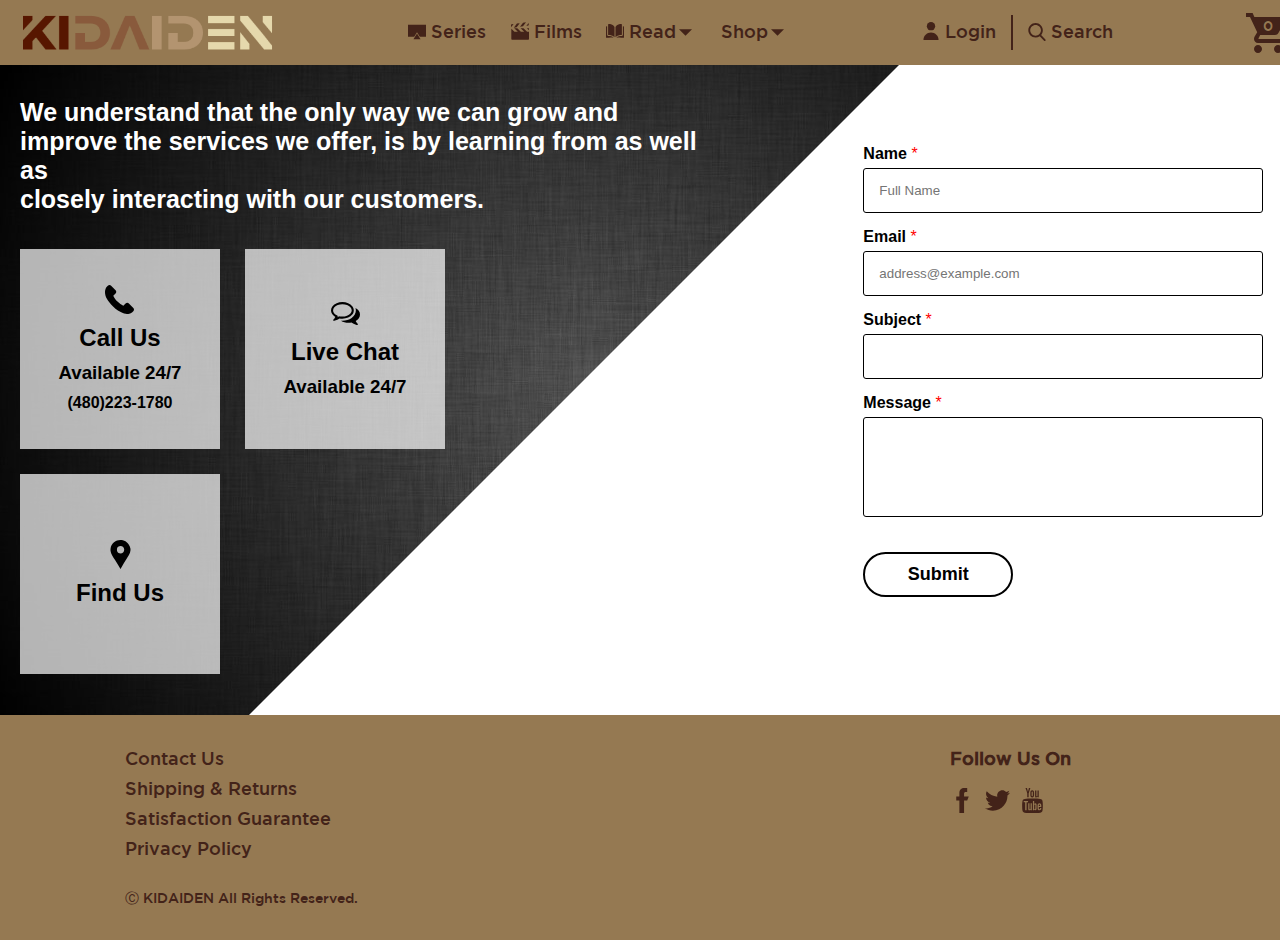
<file: contact.html>
<!DOCTYPE html>
<html lang="en" dir="ltr">

  <head>
    <meta charset="utf-8">

    <link rel="stylesheet" type="text/css" href="style.css">
    <title>Contact Us</title>
  </head>
  <body>
    <nav class="main-nav">
      <img class="rsz-logo" src="images/brand.png" alt="logo" onclick="(window.location.href='index.html')">
      <ul id="links-container">
        <a href="series.html">
          <li>
            <img class="icon-tv" src="icons\television.svg" alt="TV icon">
            Series
          </li>
        </a>
        <li>
          <img class="icon-clapperboard" src="icons\clapperboard.svg" alt="Clapperboard icon">
          Films
        </li>
        <li>
          <img class="icon-openbook" src="icons\open-book.svg" alt="Openbook icon">
          Read
          <img class="icon-drop-down" src="icons\drop-down-arrow.svg" alt="Drop down arrow">
        </li>
        <a href="shop.html">
          <li>
            <img class="icon-shop" src="icons\open-book.svg">
            Shop
            <img class="icon-drop-down" src="icons\drop-down-arrow.svg" alt="Drop down arrow">
          </li>
        </a>
      </ul>
      <ul id="login-container">
        <a href="#">
          <li>
            <img class="icon-avatar" src="icons\user.svg">
            Login
          </li>
        </a>
      </ul>
      <div class="vertical-line"></div>
      <ul id="search-container">
        <li>
          <img class="icon-search" src="icons\search.svg">
          Search
        </li>
      </ul>
      <ul id="shopping-container">
        <li>
          <div class="cart-container">
            <img class="icon-shopping-cart" src="icons\shopping-cart.svg" alt="Shopping cart icon">
            <p id="cart-count">0</p>
          </div>
          Cart
        </li>
      </ul>
    </nav>
    <div class="container">

      <div class="contact-container">
        <div class="triangle-bottom-right"></div>
        <div class="triangle-content">
          <h5>We understand that the only way we can grow and improve the services we offer, is by learning from as well as
            <br/>
            closely interacting with our customers.</h5>
          <div class="contact-methods">
            <a href="#">
              <div class="first-contact-method">
                <div class="sub-first-contact-method">
                  <img src="icons\call-answer.svg" alt="">
                  <h2 style="margin: 10px;">Call Us</h2>
                  <h3>Available 24/7</h3>
                  <h4 style="margin-top: 10px;">(480)223-1780</h4>
                </div>
              </div>
            </a>

            <a href="#" style="margin-left: 25px;">
              <div class="first-contact-method">
                <div class="sub-first-contact-method">
                  <img src="icons\comments.svg" alt="">
                  <h2 style="margin: 10px;">Live Chat</h2>
                  <h3>Available 24/7</h3>

                </div>
              </div>
            </a>
            <a
              target="_blank"
              href="https://www.google.com/maps/dir/33.5671654,-112.1902697/3234+E+Speedway+Blvd,+Tucson,+AZ+85716/@32.9004844,-112.0944008,9z/data=!3m1!4b1!4m9!4m8!1m1!4e1!1m5!1m1!1s0x86d671ca327cfb83:0x186d9eb9b6c6946d!2m2!1d-110.9240214!2d32.2358326"
              style="margin-top: 25px;">
              <div class="first-contact-method">
                <div class="sub-first-contact-method">
                  <img src="icons\facebook-placeholder-for-locate-places-on-maps.svg" alt="">
                  <h2 style="margin-top: 10px;">Find Us</h2>

                </div>
              </div>
            </a>
          </div>
        </div>

        <form class="form-style-3" action="index.html" method="post">
          <fieldset class="info">
            <legend>Personal Info</legend>
            <label for="field1">
              <span>Name
                <span class="required">*</span></span><input id="field1" type="text" class="input-field" name="name" placeholder="Full Name" required="required"></label>
            <label for="field2">
              <span>Email
                <span class="required">*</span></span><input id="field2" type="email" class="input-field" name="email" placeholder="address@example.com" required="required"></label>

            <label for="field3">
              <span>Subject
                <span class="required">*</span></span><input id="field3" type="text" class="input-field" name="subject" required="required"></label>

            <label for="feedback">
              <span>Message
                <span class="required">*</span></span>
              <textarea name="Feedback" id="feedback" placeholder="" required="required"></textarea>
            </label>
            <label class="submitbutton"><input type="submit" id="submitForm" value="Submit"></label>
          </fieldset>

        </form>

      </div>

      <footer>
        <div class="center">
          <ul>
            <li>
              <a href="contact.html">Contact Us</a>
            </li>
            <li>
              <a href="shipping-and-returns.html">Shipping & Returns</a>
            </li>
            <li>
              <a href="guarantee.html">Satisfaction Guarantee</a>
            </li>
            <li>
              <a href="privacy.html">Privacy Policy</a>
            </li>
            <li style="font-size: 14px; margin-top: 20px;">&#9400; KIDAIDEN All Rights Reserved.</li>
          </ul>
          <ul>
            <li style="display: block; margin-bottom: 15px;">
              <b>Follow Us On</b>
            </li>

            <li>
              <a target="_blank" href="https://www.facebook.com/"><img class="icon-facebook" src="icons\facebook.svg" alt="facebook icon"></a>
            </li>
            <li>
              <a target="_blank" href="https://twitter.com/"><img class="icon-twitter" src="icons\twitter-logo-silhouette.svg" alt="twitter icon"></a>
            </li>
            <li>
              <a target="_blank" href="https://www.youtube.com/"><img class="icon-youtube" src="icons\youtube-logo.svg" alt="youtube icon"></a>
            </li>
          </ul>
        </div>
      </footer>
    </div>
    <script src="script.js"></script>
  </body>

</html>
</file>
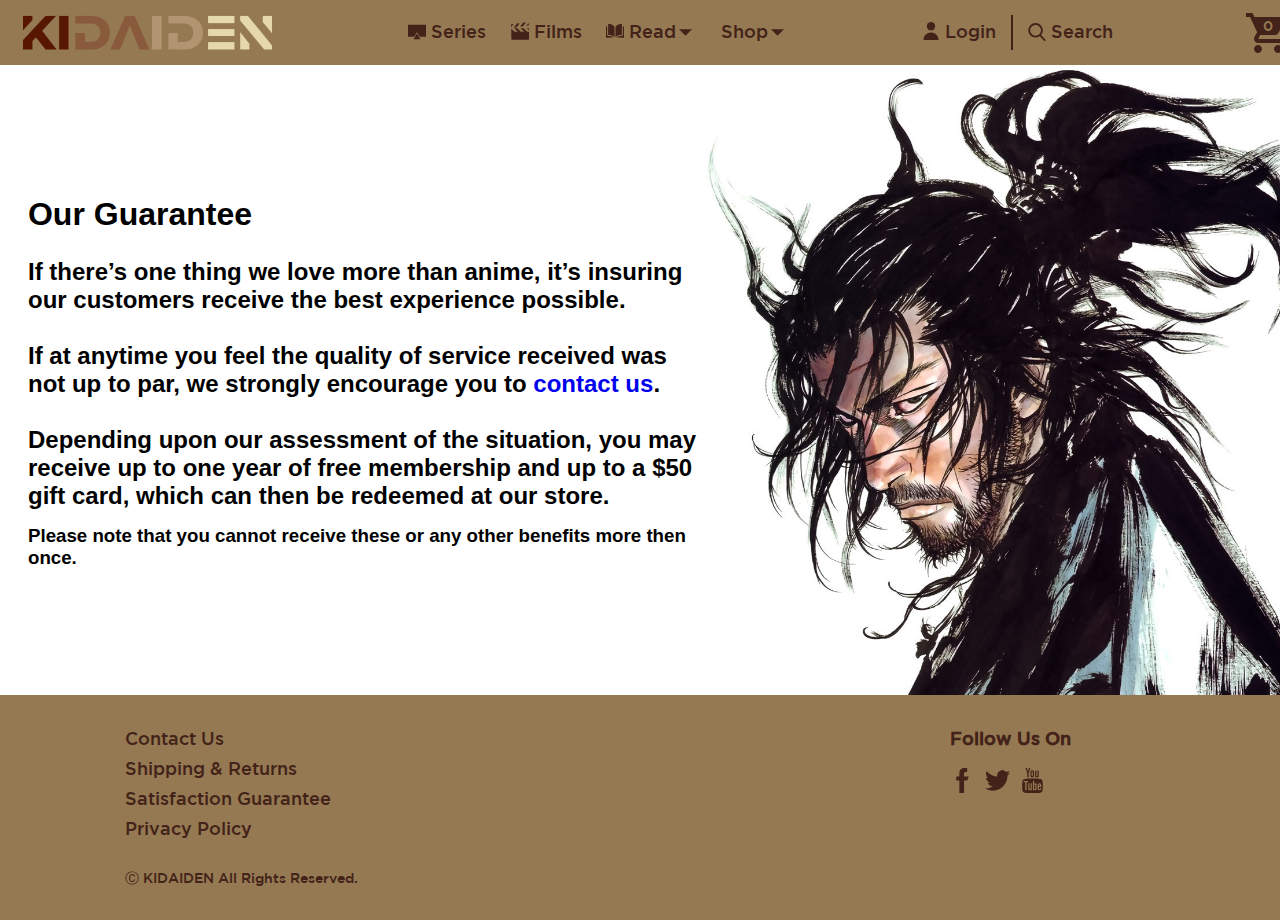
<file: guarantee.html>
<!DOCTYPE html>
<html lang="en" dir="ltr">

  <head>
    <meta charset="utf-8">

    <link rel="stylesheet" type="text/css" href="style.css">
    <title>Kidaiden’s Satisfaction Guarantee</title>
  </head>
  <body>
    <nav class="main-nav">
      <img class="rsz-logo" src="images/brand.png" alt="logo" onclick="(window.location.href='index.html')">
      <ul id="links-container">
        <a href="series.html">
          <li>
            <img class="icon-tv" src="icons\television.svg" alt="TV icon">
            Series
          </li>
        </a>
        <li>
          <img class="icon-clapperboard" src="icons\clapperboard.svg" alt="Clapperboard icon">
          Films
        </li>
        <li>
          <img class="icon-openbook" src="icons\open-book.svg" alt="Openbook icon">
          Read
          <img class="icon-drop-down" src="icons\drop-down-arrow.svg" alt="Drop down arrow">
        </li>
        <a href="shop.html">
          <li>
            <img class="icon-shop" src="icons\open-book.svg">
            Shop
            <img class="icon-drop-down" src="icons\drop-down-arrow.svg" alt="Drop down arrow">
          </li>
        </a>
      </ul>
      <ul id="login-container">
        <a href="#">
          <li>
            <img class="icon-avatar" src="icons\user.svg">
            Login
          </li>
        </a>
      </ul>
      <div class="vertical-line"></div>
      <ul id="search-container">
        <li>
          <img class="icon-search" src="icons\search.svg">
          Search
        </li>
      </ul>
      <ul id="shopping-container">
        <li>
          <div class="cart-container">
            <img class="icon-shopping-cart" src="icons\shopping-cart.svg" alt="Shopping cart icon">
            <p id="cart-count">0</p>
          </div>
          Cart
        </li>
      </ul>
    </nav>
    <div class="container">

      <div class="satisfaction-guarantee-container">
        <div class="satisfaction-guarantee-text">
          <h1>Our Guarantee</h1>
          <h2 style="margin: 25px 0 15px 0;">If there’s one thing we love more than anime, it’s insuring our customers receive the best experience possible.<br><br>
            If at anytime you feel the quality of service received was not up to par, we strongly encourage you to
            <a href="contact.html">contact us</a>.<br><br>
            Depending upon our assessment of the situation, you may receive up to one year of free membership and up to a $50 gift card, which can then be redeemed at our store.
          </h2>
          <h3>Please note that you cannot receive these or any other benefits more then once.
          </h3>
        </div>
        <img style="height: 625px;" src="images\Vagabond.jpg" alt="Vagabond anime image">
      </div>

      <footer>
        <div class="center">
          <ul>
            <li>
              <a href="contact.html">Contact Us</a>
            </li>
            <li>
              <a href="shipping-and-returns.html">Shipping & Returns</a>
            </li>
            <li>
              <a href="guarantee.html">Satisfaction Guarantee</a>
            </li>
            <li>
              <a href="privacy.html">Privacy Policy</a>
            </li>
            <li style="font-size: 14px; margin-top: 20px;">&#9400; KIDAIDEN All Rights Reserved.</li>
          </ul>
          <ul>
            <li style="display: block; margin-bottom: 15px;">
              <b>Follow Us On</b>
            </li>

            <li>
              <a target="_blank" href="https://www.facebook.com/"><img class="icon-facebook" src="icons\facebook.svg" alt="facebook icon"></a>
            </li>
            <li>
              <a target="_blank" href="https://twitter.com/"><img class="icon-twitter" src="icons\twitter-logo-silhouette.svg" alt="twitter icon"></a>
            </li>
            <li>
              <a target="_blank" href="https://www.youtube.com/"><img class="icon-youtube" src="icons\youtube-logo.svg" alt="youtube icon"></a>
            </li>
          </ul>
        </div>
      </footer>
    </div>
    <script src="script.js"></script>
  </body>

</html>
</file>
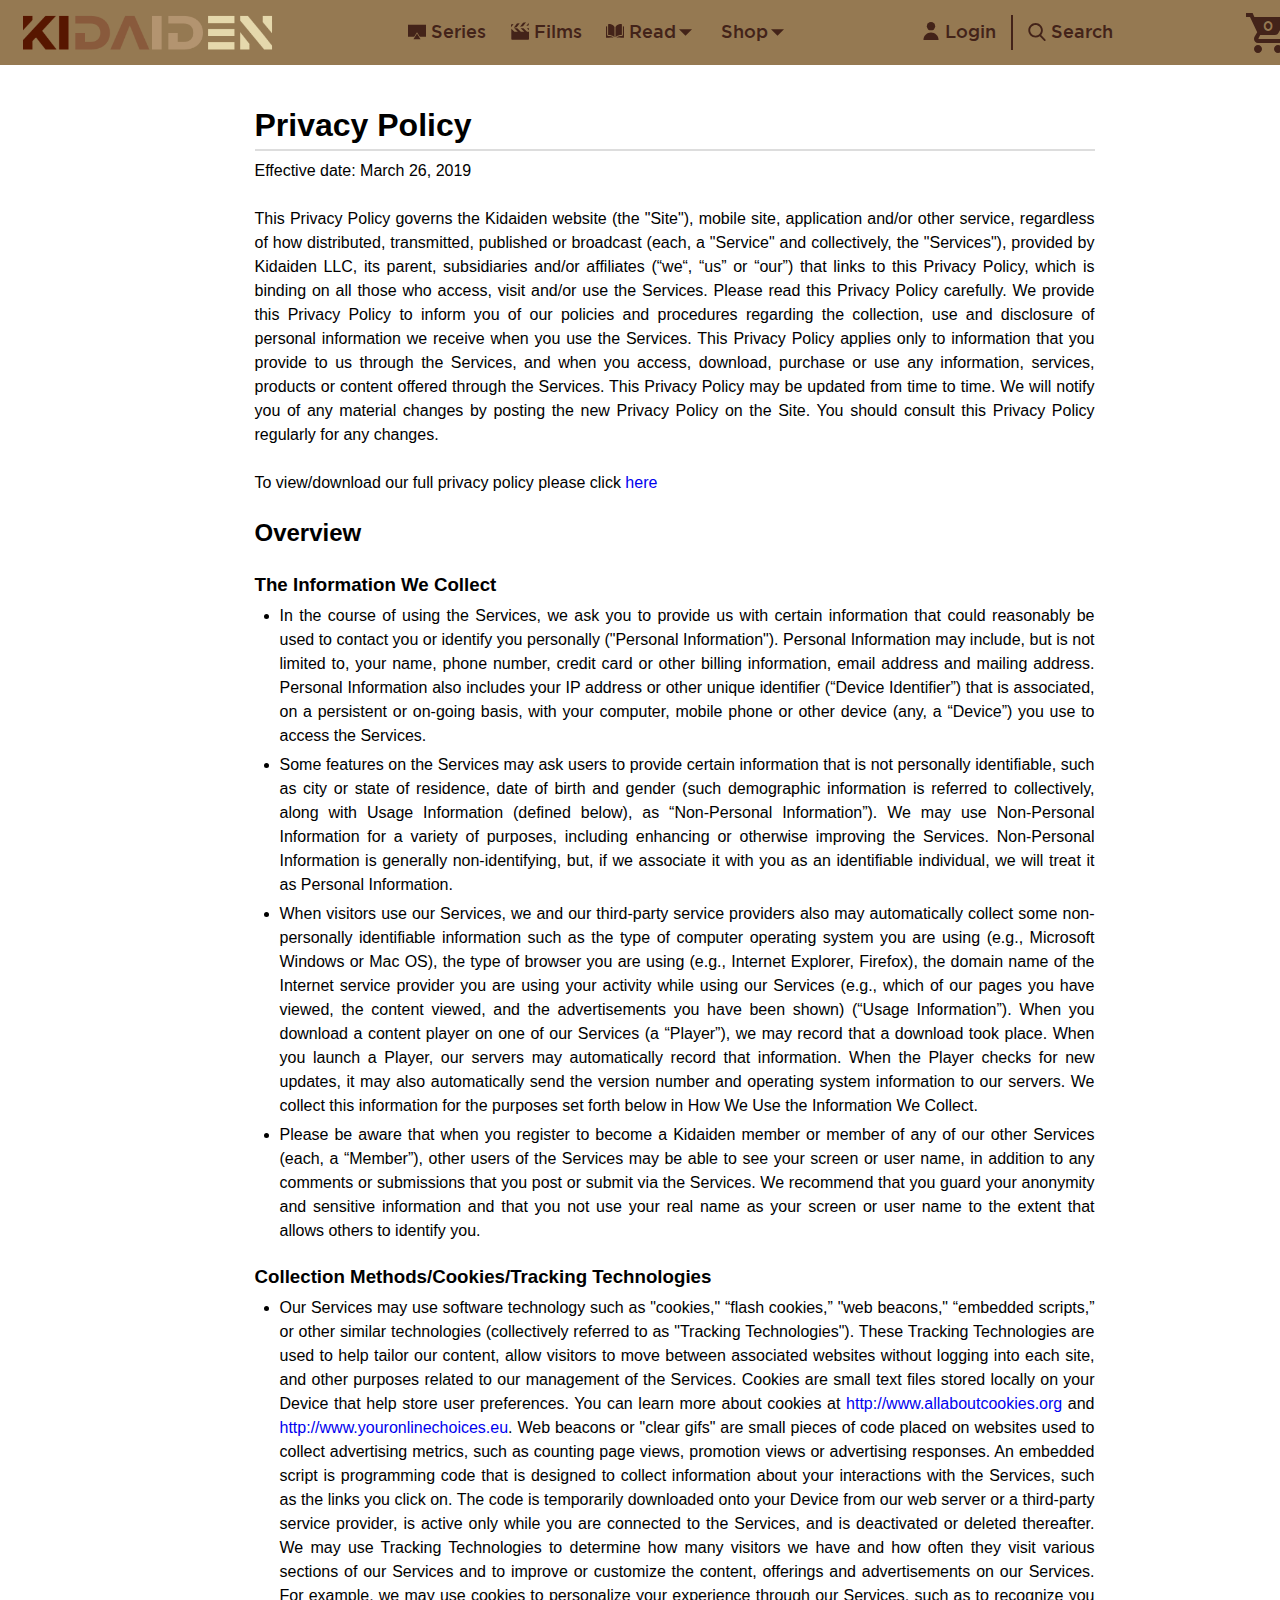
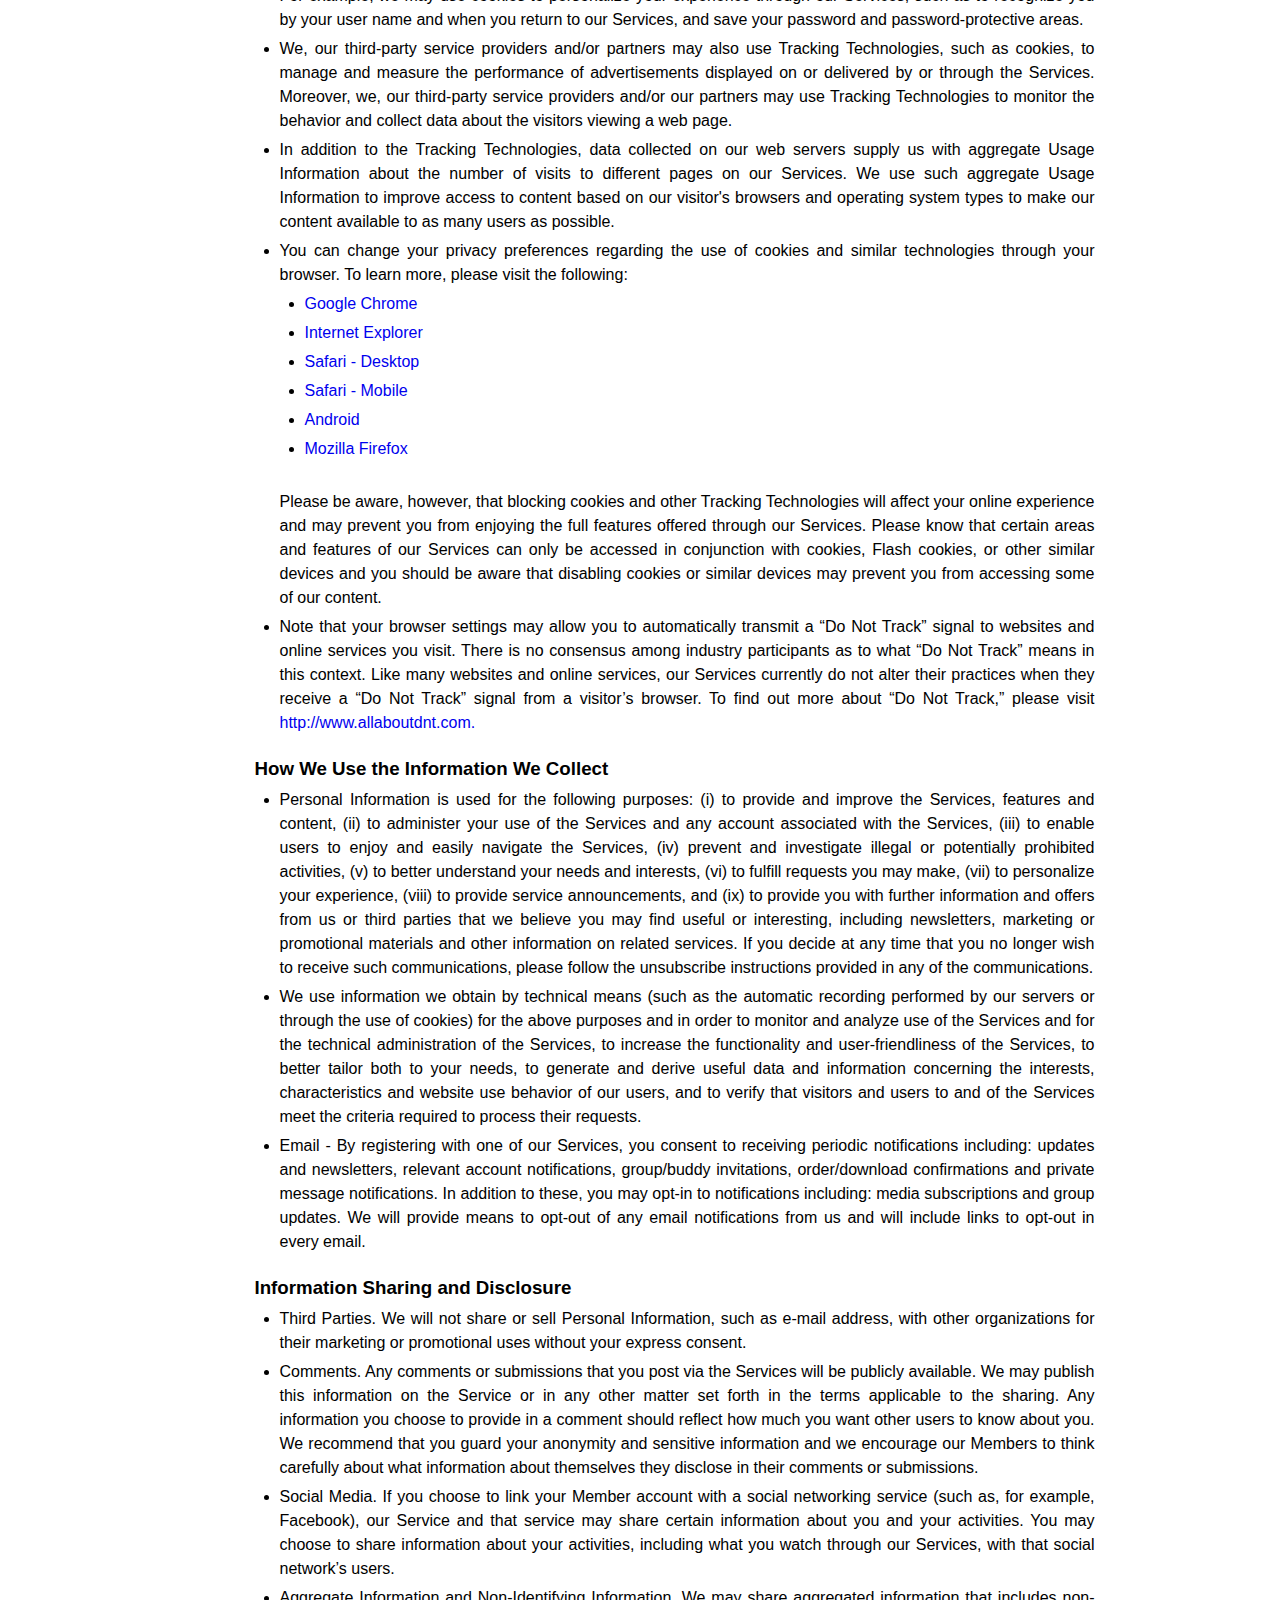
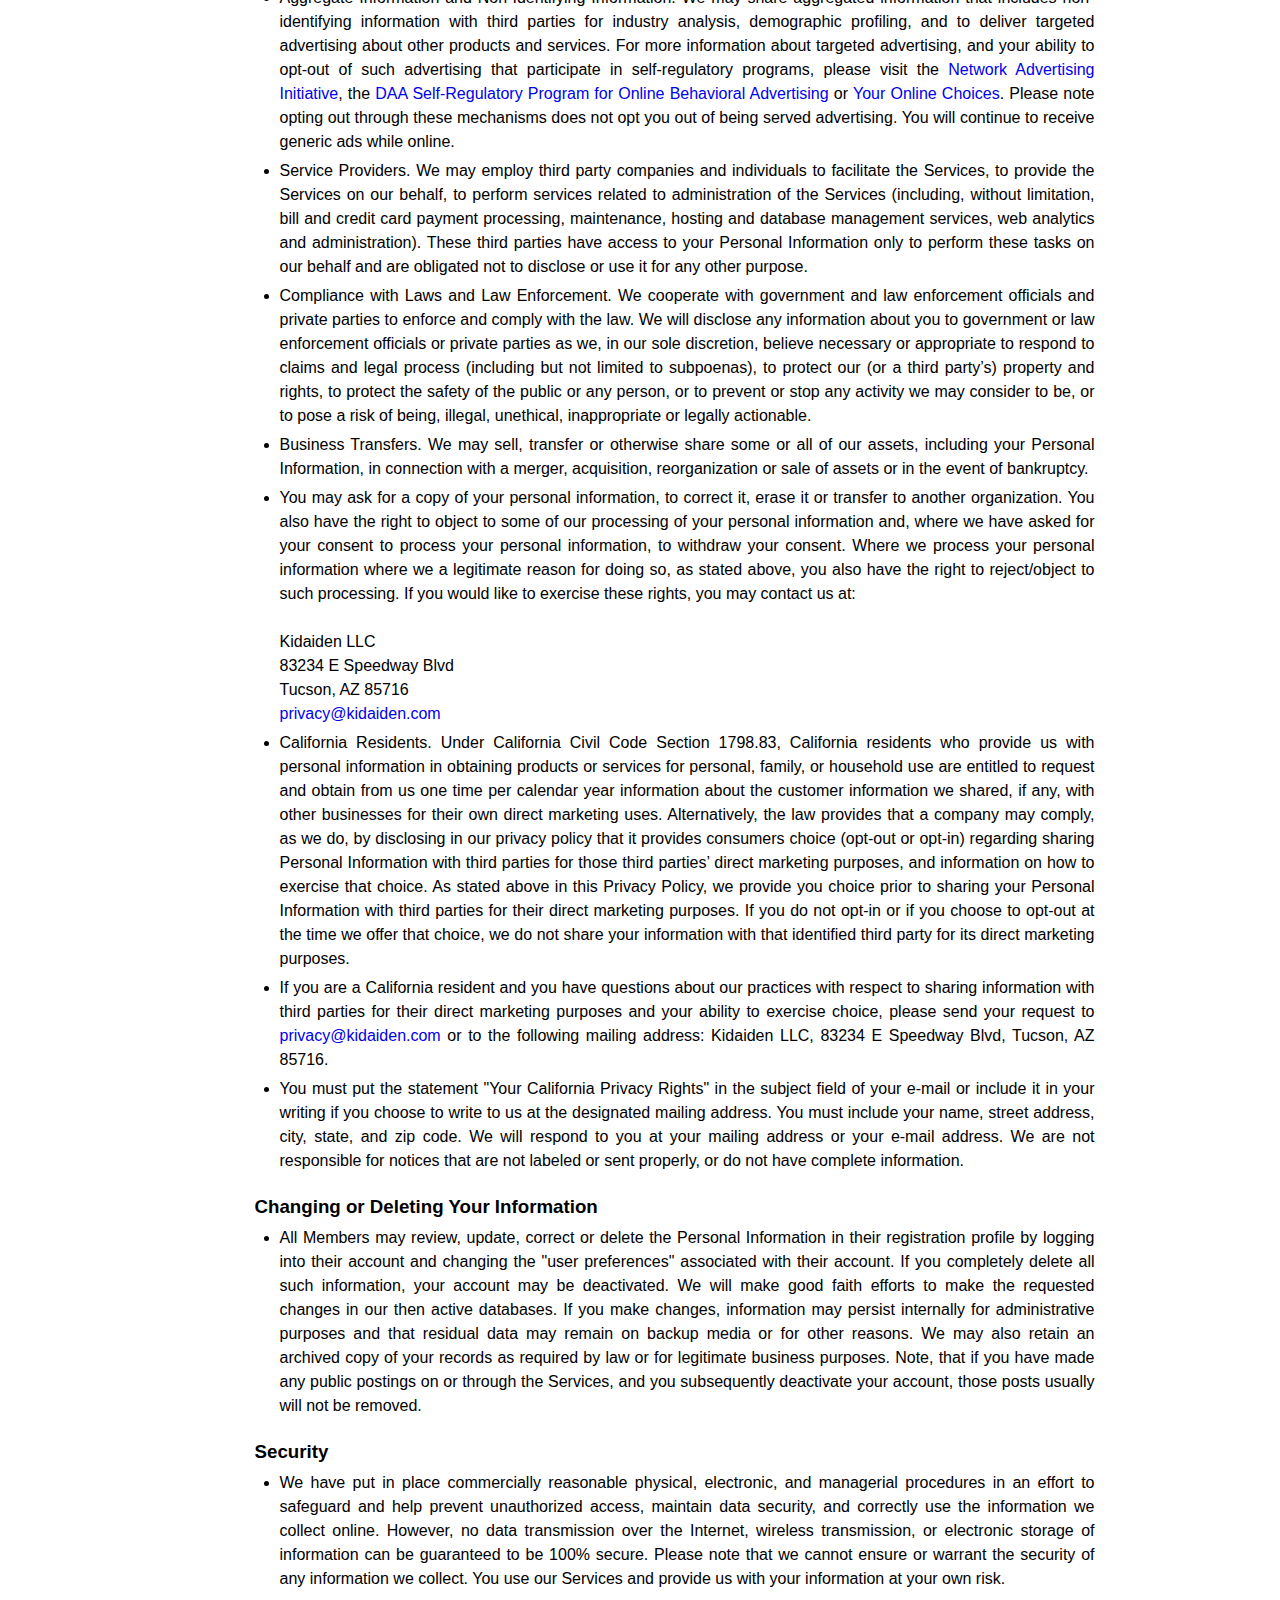
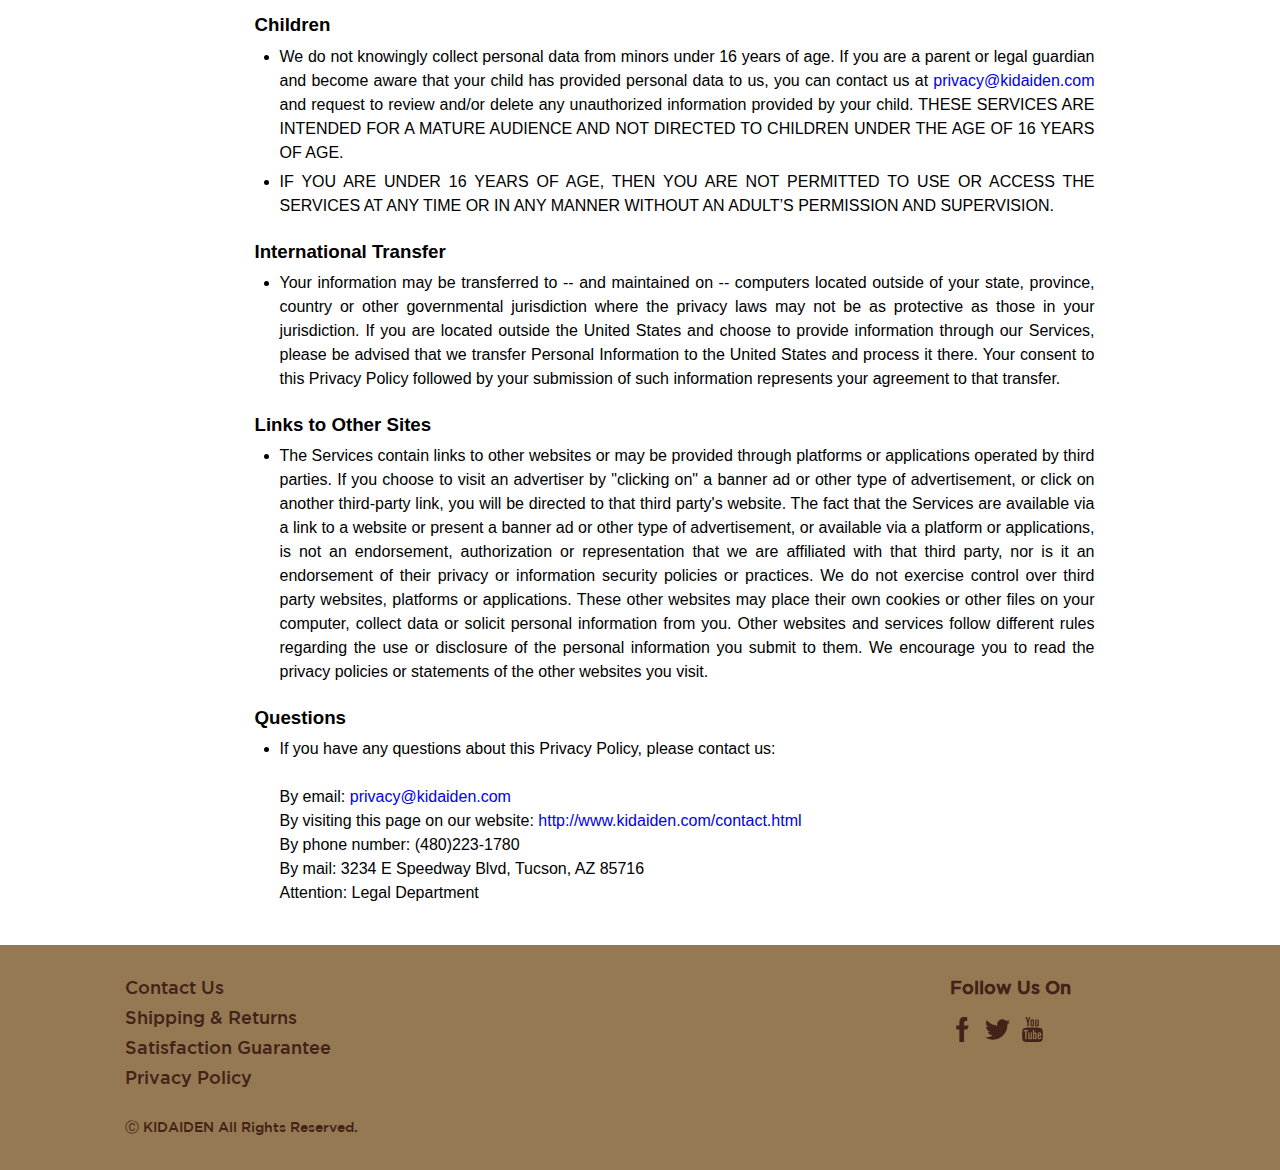
<file: privacy.html>
<!DOCTYPE html>
<html lang="en" dir="ltr">

  <head>
    <meta charset="utf-8">

    <link rel="stylesheet" type="text/css" href="style.css">
    <title>Kidaiden’s Privacy Policy</title>
  </head>
  <body>
    <nav class="main-nav">
      <img class="rsz-logo" src="images/brand.png" alt="logo" onclick="(window.location.href='index.html')">
      <ul id="links-container">
        <a href="series.html">
          <li>
            <img class="icon-tv" src="icons\television.svg" alt="TV icon">
            Series
          </li>
        </a>
        <li>
          <img class="icon-clapperboard" src="icons\clapperboard.svg" alt="Clapperboard icon">
          Films
        </li>
        <li>
          <img class="icon-openbook" src="icons\open-book.svg" alt="Openbook icon">
          Read
          <img class="icon-drop-down" src="icons\drop-down-arrow.svg" alt="Drop down arrow">
        </li>
        <a href="shop.html">
          <li>
            <img class="icon-shop" src="icons\open-book.svg">
            Shop
            <img class="icon-drop-down" src="icons\drop-down-arrow.svg" alt="Drop down arrow">
          </li>
        </a>
      </ul>
      <ul id="login-container">
        <a href="#">
          <li>
            <img class="icon-avatar" src="icons\user.svg">
            Login
          </li>
        </a>
      </ul>
      <div class="vertical-line"></div>
      <ul id="search-container">
        <li>
          <img class="icon-search" src="icons\search.svg">
          Search
        </li>
      </ul>
      <ul id="shopping-container">
        <li>
          <div class="cart-container">
            <img class="icon-shopping-cart" src="icons\shopping-cart.svg" alt="Shopping cart icon">
            <p id="cart-count">0</p>
          </div>
          Cart
        </li>
      </ul>
    </nav>
    <div class="container">

      <div style="text-align: justify; word-wrap: break-word;" class="privacy-policy-container format-policys">
        <h1 style="border-bottom: 2px solid #ddd; margin: 16px 0 8px 0;">Privacy Policy</h1>
        <p>Effective date: March 26, 2019</p>
        <br>
        <p>This Privacy Policy governs the Kidaiden website (the "Site"), mobile site, application and/or other service, regardless of how distributed, transmitted, published or broadcast (each, a "Service" and collectively, the "Services"), provided by
          Kidaiden LLC, its parent, subsidiaries and/or affiliates (“we“, “us” or “our”) that links to this Privacy Policy, which is binding on all those who access, visit and/or use the Services. Please read this Privacy Policy carefully. We provide this
          Privacy Policy to inform you of our policies and procedures regarding the collection, use and disclosure of personal information we receive when you use the Services. This Privacy Policy applies only to information that you provide to us through the
          Services, and when you access, download, purchase or use any information, services, products or content offered through the Services. This Privacy Policy may be updated from time to time. We will notify you of any material changes by posting the new
          Privacy Policy on the Site. You should consult this Privacy Policy regularly for any changes.
        </p>
        <br>
        <p>To view/download our full privacy policy please click
          <a href="#">here</a>
        </p>
        <h2 style="margin: 20px 0;">Overview</h2>
        <section>
          <h3>The Information We Collect</h3>
          <ul>
            <li>In the course of using the Services, we ask you to provide us with certain information that could reasonably be used to contact you or identify you personally ("Personal Information"). Personal Information may include, but is not limited to, your
              name, phone number, credit card or other billing information, email address and mailing address. Personal Information also includes your IP address or other unique identifier (“Device Identifier”) that is associated, on a persistent or on-going
              basis, with your computer, mobile phone or other device (any, a “Device”) you use to access the Services.</li>
            <li>Some features on the Services may ask users to provide certain information that is not personally identifiable, such as city or state of residence, date of birth and gender (such demographic information is referred to collectively, along with
              Usage Information (defined below), as “Non-Personal Information”). We may use Non-Personal Information for a variety of purposes, including enhancing or otherwise improving the Services. Non-Personal Information is generally non-identifying, but, if
              we associate it with you as an identifiable individual, we will treat it as Personal Information.
            </li>
            <li>When visitors use our Services, we and our third-party service providers also may automatically collect some non-personally identifiable information such as the type of computer operating system you are using (e.g., Microsoft Windows or Mac OS),
              the type of browser you are using (e.g., Internet Explorer, Firefox), the domain name of the Internet service provider you are using your activity while using our Services (e.g., which of our pages you have viewed, the content viewed, and the
              advertisements you have been shown) (“Usage Information”). When you download a content player on one of our Services (a “Player”), we may record that a download took place. When you launch a Player, our servers may automatically record that
              information. When the Player checks for new updates, it may also automatically send the version number and operating system information to our servers. We collect this information for the purposes set forth below in How We Use the Information We
              Collect.</li>
            <li>Please be aware that when you register to become a Kidaiden member or member of any of our other Services (each, a “Member”), other users of the Services may be able to see your screen or user name, in addition to any comments or submissions that
              you post or submit via the Services. We recommend that you guard your anonymity and sensitive information and that you not use your real name as your screen or user name to the extent that allows others to identify you.
            </li>
          </ul>
        </section>
        <section>
          <h3>Collection Methods/Cookies/Tracking Technologies</h3>
          <ul>
            <li>Our Services may use software technology such as "cookies," “flash cookies,” "web beacons," “embedded scripts,” or other similar technologies (collectively referred to as "Tracking Technologies"). These Tracking Technologies are used to help
              tailor our content, allow visitors to move between associated websites without logging into each site, and other purposes related to our management of the Services. Cookies are small text files stored locally on your Device that help store user
              preferences. You can learn more about cookies at
              <a target="_blank" href="http://www.allaboutcookies.org/">http://www.allaboutcookies.org</a>
              and
              <a target="_blank" href="http://www.youronlinechoices.eu/">http://www.youronlinechoices.eu</a>. Web beacons or "clear gifs" are small pieces of code placed on websites used to collect advertising metrics, such as counting page views, promotion views
              or advertising responses. An embedded script is programming code that is designed to collect information about your interactions with the Services, such as the links you click on. The code is temporarily downloaded onto your Device from our web
              server or a third-party service provider, is active only while you are connected to the Services, and is deactivated or deleted thereafter. We may use Tracking Technologies to determine how many visitors we have and how often they visit various
              sections of our Services and to improve or customize the content, offerings and advertisements on our Services. For example, we may use cookies to personalize your experience through our Services, such as to recognize you by your user name and when
              you return to our Services, and save your password and password-protective areas.
            </li>
            <li>We, our third-party service providers and/or partners may also use Tracking Technologies, such as cookies, to manage and measure the performance of advertisements displayed on or delivered by or through the Services. Moreover, we, our third-party
              service providers and/or our partners may use Tracking Technologies to monitor the behavior and collect data about the visitors viewing a web page.
            </li>
            <li>In addition to the Tracking Technologies, data collected on our web servers supply us with aggregate Usage Information about the number of visits to different pages on our Services. We use such aggregate Usage Information to improve access to
              content based on our visitor's browsers and operating system types to make our content available to as many users as possible.
            </li>
            <li>
              <p>You can change your privacy preferences regarding the use of cookies and similar technologies through your browser. To learn more, please visit the following:</p>

              <ul>
                <li>
                  <a target="_blank" href="https://support.google.com/chrome/answer/95647?hl=en-GB">Google Chrome</a>
                </li>
                <li>
                  <a target="_blank" href="https://support.microsoft.com/en-us/help/260971/description-of-cookies">Internet Explorer</a>
                </li>
                <li>
                  <a target="_blank" href="https://support.apple.com/kb/PH5042?locale=en_US">Safari - Desktop</a>
                </li>
                <li>
                  <a target="_blank" href="https://support.apple.com/en-us/HT201265">Safari - Mobile</a>
                </li>
                <li>
                  <a target="_blank" href="https://support.google.com/nexus/answer/54068?visit_id=1-636601972073000539-1281769835&hl=en&rd=1">Android</a>
                </li>
                <li>
                  <a target="_blank" href="https://support.mozilla.org/en-US/kb/cookies-information-websites-store-on-your-computer">Mozilla Firefox</a>
                </li>
              </ul>
              <br>
              <p>Please be aware, however, that blocking cookies and other Tracking Technologies will affect your online experience and may prevent you from enjoying the full features offered through our Services. Please know that certain areas and features of our
                Services can only be accessed in conjunction with cookies, Flash cookies, or other similar devices and you should be aware that disabling cookies or similar devices may prevent you from accessing some of our content.</p>
            </li>
            <li>Note that your browser settings may allow you to automatically transmit a “Do Not Track” signal to websites and online services you visit. There is no consensus among industry participants as to what “Do Not Track” means in this context. Like
              many websites and online services, our Services currently do not alter their practices when they receive a “Do Not Track” signal from a visitor’s browser. To find out more about “Do Not Track,” please visit
              <a target="_blank" href="https://allaboutdnt.com/">http://www.allaboutdnt.com.</a>
            </li>
          </ul>
        </section>
        <section>
          <h3>How We Use the Information We Collect</h3>
          <ul>
            <li>
              Personal Information is used for the following purposes: (i) to provide and improve the Services, features and content, (ii) to administer your use of the Services and any account associated with the Services, (iii) to enable users to enjoy and
              easily navigate the Services, (iv) prevent and investigate illegal or potentially prohibited activities, (v) to better understand your needs and interests, (vi) to fulfill requests you may make, (vii) to personalize your experience, (viii) to provide
              service announcements, and (ix) to provide you with further information and offers from us or third parties that we believe you may find useful or interesting, including newsletters, marketing or promotional materials and other information on related
              services. If you decide at any time that you no longer wish to receive such communications, please follow the unsubscribe instructions provided in any of the communications.
            </li>
            <li>
              We use information we obtain by technical means (such as the automatic recording performed by our servers or through the use of cookies) for the above purposes and in order to monitor and analyze use of the Services and for the technical
              administration of the Services, to increase the functionality and user-friendliness of the Services, to better tailor both to your needs, to generate and derive useful data and information concerning the interests, characteristics and website use
              behavior of our users, and to verify that visitors and users to and of the Services meet the criteria required to process their requests.
            </li>
            <li>
              Email - By registering with one of our Services, you consent to receiving periodic notifications including: updates and newsletters, relevant account notifications, group/buddy invitations, order/download confirmations and private message
              notifications. In addition to these, you may opt-in to notifications including: media subscriptions and group updates. We will provide means to opt-out of any email notifications from us and will include links to opt-out in every email.
            </li>
          </ul>
        </section>
        <section>
          <h3>Information Sharing and Disclosure</h3>
          <ul>
            <li>
              Third Parties. We will not share or sell Personal Information, such as e-mail address, with other organizations for their marketing or promotional uses without your express consent.
            </li>
            <li>
              Comments. Any comments or submissions that you post via the Services will be publicly available. We may publish this information on the Service or in any other matter set forth in the terms applicable to the sharing. Any information you choose to
              provide in a comment should reflect how much you want other users to know about you. We recommend that you guard your anonymity and sensitive information and we encourage our Members to think carefully about what information about themselves they
              disclose in their comments or submissions.
            </li>
            <li>
              Social Media. If you choose to link your Member account with a social networking service (such as, for example, Facebook), our Service and that service may share certain information about you and your activities. You may choose to share information
              about your activities, including what you watch through our Services, with that social network’s users.
            </li>
            <li>
              Aggregate Information and Non-Identifying Information. We may share aggregated information that includes non-identifying information with third parties for industry analysis, demographic profiling, and to deliver targeted advertising about other
              products and services. For more information about targeted advertising, and your ability to opt-out of such advertising that participate in self-regulatory programs, please visit the
              <a target="_blank" href="http://www.networkadvertising.org/managing/opt_out.asp">Network Advertising Initiative</a>, the
              <a target="_blank" href="http://www.aboutads.info/choices/">DAA Self-Regulatory Program for Online Behavioral Advertising</a>
              or
              <a target="_blank" href="http://www.youronlinechoices.eu/">Your Online Choices</a>. Please note opting out through these mechanisms does not opt you out of being served advertising. You will continue to receive generic ads while online.
            </li>
            <li>
              Service Providers. We may employ third party companies and individuals to facilitate the Services, to provide the Services on our behalf, to perform services related to administration of the Services (including, without limitation, bill and credit
              card payment processing, maintenance, hosting and database management services, web analytics and administration). These third parties have access to your Personal Information only to perform these tasks on our behalf and are obligated not to
              disclose or use it for any other purpose.
            </li>
            <li>
              Compliance with Laws and Law Enforcement. We cooperate with government and law enforcement officials and private parties to enforce and comply with the law. We will disclose any information about you to government or law enforcement officials or
              private parties as we, in our sole discretion, believe necessary or appropriate to respond to claims and legal process (including but not limited to subpoenas), to protect our (or a third party’s) property and rights, to protect the safety of the
              public or any person, or to prevent or stop any activity we may consider to be, or to pose a risk of being, illegal, unethical, inappropriate or legally actionable.
            </li>
            <li>
              Business Transfers. We may sell, transfer or otherwise share some or all of our assets, including your Personal Information, in connection with a merger, acquisition, reorganization or sale of assets or in the event of bankruptcy.
            </li>
            <li>
              You may ask for a copy of your personal information, to correct it, erase it or transfer to another organization. You also have the right to object to some of our processing of your personal information and, where we have asked for your consent to
              process your personal information, to withdraw your consent. Where we process your personal information where we a legitimate reason for doing so, as stated above, you also have the right to reject/object to such processing. If you would like to
              exercise these rights, you may contact us at:
              <br/><br/>

              <p>Kidaiden LLC</p>
              <p>83234 E Speedway Blvd</p>
              <p>Tucson, AZ 85716</p>
              <p>
                <a href="#">privacy@kidaiden.com</a>
              </p>

            </li>
            <li>
              California Residents. Under California Civil Code Section 1798.83, California residents who provide us with personal information in obtaining products or services for personal, family, or household use are entitled to request and obtain from us one
              time per calendar year information about the customer information we shared, if any, with other businesses for their own direct marketing uses. Alternatively, the law provides that a company may comply, as we do, by disclosing in our privacy policy
              that it provides consumers choice (opt-out or opt-in) regarding sharing Personal Information with third parties for those third parties’ direct marketing purposes, and information on how to exercise that choice. As stated above in this Privacy
              Policy, we provide you choice prior to sharing your Personal Information with third parties for their direct marketing purposes. If you do not opt-in or if you choose to opt-out at the time we offer that choice, we do not share your information with
              that identified third party for its direct marketing purposes.
            </li>
            <li>
              If you are a California resident and you have questions about our practices with respect to sharing information with third parties for their direct marketing purposes and your ability to exercise choice, please send your request to
              <a href="#">privacy@kidaiden.com</a>
              or to the following mailing address: Kidaiden LLC, 83234 E Speedway Blvd, Tucson, AZ 85716.
            </li>
            <li>
              You must put the statement &quot;Your California Privacy Rights&quot; in the subject field of your e-mail or include it in your writing if you choose to write to us at the designated mailing address. You must include your name, street address, city,
              state, and zip code. We will respond to you at your mailing address or your e-mail address. We are not responsible for notices that are not labeled or sent properly, or do not have complete information.
            </li>
          </ul>
        </section>
        <section>
          <h3>Changing or Deleting Your Information</h3>
          <ul>
            <li>
              All Members may review, update, correct or delete the Personal Information in their registration profile by logging into their account and changing the &quot;user preferences&quot; associated with their account. If you completely delete all such
              information, your account may be deactivated. We will make good faith efforts to make the requested changes in our then active databases. If you make changes, information may persist internally for administrative purposes and that residual data may
              remain on backup media or for other reasons. We may also retain an archived copy of your records as required by law or for legitimate business purposes. Note, that if you have made any public postings on or through the Services, and you subsequently
              deactivate your account, those posts usually will not be removed.
            </li>
          </ul>

        </section>
        <section>
          <h3>Security</h3>
          <ul>
            <li>We have put in place commercially reasonable physical, electronic, and managerial procedures in an effort to safeguard and help prevent unauthorized access, maintain data security, and correctly use the information we collect online. However, no
              data transmission over the Internet, wireless transmission, or electronic storage of information can be guaranteed to be 100% secure. Please note that we cannot ensure or warrant the security of any information we collect. You use our Services and
              provide us with your information at your own risk.</li>
          </ul>
        </section>
        <section>
          <h3>Children</h3>
          <ul>
            <li>
              We do not knowingly collect personal data from minors under 16 years of age. If you are a parent or legal guardian and become aware that your child has provided personal data to us, you can contact us at
              <a href="#">privacy@kidaiden.com</a>
              and request to review and/or delete any unauthorized information provided by your child. THESE SERVICES ARE INTENDED FOR A MATURE AUDIENCE AND NOT DIRECTED TO CHILDREN UNDER THE AGE OF 16 YEARS OF AGE.
            </li>
            <li>
              IF YOU ARE UNDER 16 YEARS OF AGE, THEN YOU ARE NOT PERMITTED TO USE OR ACCESS THE SERVICES AT ANY TIME OR IN ANY MANNER WITHOUT AN ADULT’S PERMISSION AND SUPERVISION.
            </li>
          </ul>
        </section>
        <section>
          <h3>International Transfer</h3>
          <ul>
            <li>
              Your information may be transferred to -- and maintained on -- computers located outside of your state, province, country or other governmental jurisdiction where the privacy laws may not be as protective as those in your jurisdiction. If you are
              located outside the United States and choose to provide information through our Services, please be advised that we transfer Personal Information to the United States and process it there. Your consent to this Privacy Policy followed by your
              submission of such information represents your agreement to that transfer.
            </li>
          </ul>
        </section>
        <section>
          <h3>Links to Other Sites</h3>
          <ul>
            <li>
              The Services contain links to other websites or may be provided through platforms or applications operated by third parties. If you choose to visit an advertiser by "clicking on" a banner ad or other type of advertisement, or click on another
              third-party link, you will be directed to that third party's website. The fact that the Services are available via a link to a website or present a banner ad or other type of advertisement, or available via a platform or applications, is not an
              endorsement, authorization or representation that we are affiliated with that third party, nor is it an endorsement of their privacy or information security policies or practices. We do not exercise control over third party websites, platforms or
              applications. These other websites may place their own cookies or other files on your computer, collect data or solicit personal information from you. Other websites and services follow different rules regarding the use or disclosure of the personal
              information you submit to them. We encourage you to read the privacy policies or statements of the other websites you visit.
            </li>
          </ul>
        </section>
        <section>
          <h3>Questions</h3>
          <ul>
            <li>
              If you have any questions about this Privacy Policy, please contact us:
              <br/><br/>
              <p>By email:
                <a href="#">privacy@kidaiden.com</a>
              </p>
              <p>By visiting this page on our website:
                <a href="contact.html">http://www.kidaiden.com/contact.html</a>
              </p>
              <p>By phone number: (480)223-1780</p>
              <p>By mail: 3234 E Speedway Blvd, Tucson, AZ 85716</p>
              <p>Attention: Legal Department</p>
            </li>
          </ul>
        </section>
      </div>
      <footer>
        <div class="center">
          <ul>
            <li>
              <a href="contact.html">Contact Us</a>
            </li>
            <li>
              <a href="shipping-and-returns.html">Shipping & Returns</a>
            </li>
            <li>
              <a href="guarantee.html">Satisfaction Guarantee</a>
            </li>
            <li>
              <a href="privacy.html">Privacy Policy</a>
            </li>
            <li style="font-size: 14px; margin-top: 20px;">&#9400; KIDAIDEN All Rights Reserved.</li>
          </ul>
          <ul>
            <li style="display: block; margin-bottom: 15px;">
              <b>Follow Us On</b>
            </li>

            <li>
              <a target="_blank" href="https://www.facebook.com/"><img class="icon-facebook" src="icons\facebook.svg" alt="facebook icon"></a>
            </li>
            <li>
              <a target="_blank" href="https://twitter.com/"><img class="icon-twitter" src="icons\twitter-logo-silhouette.svg" alt="twitter icon"></a>
            </li>
            <li>
              <a target="_blank" href="https://www.youtube.com/"><img class="icon-youtube" src="icons\youtube-logo.svg" alt="youtube icon"></a>
            </li>
          </ul>
        </div>
      </footer>
    </div>
    <script src="script.js"></script>
  </body>

</html>
</file>
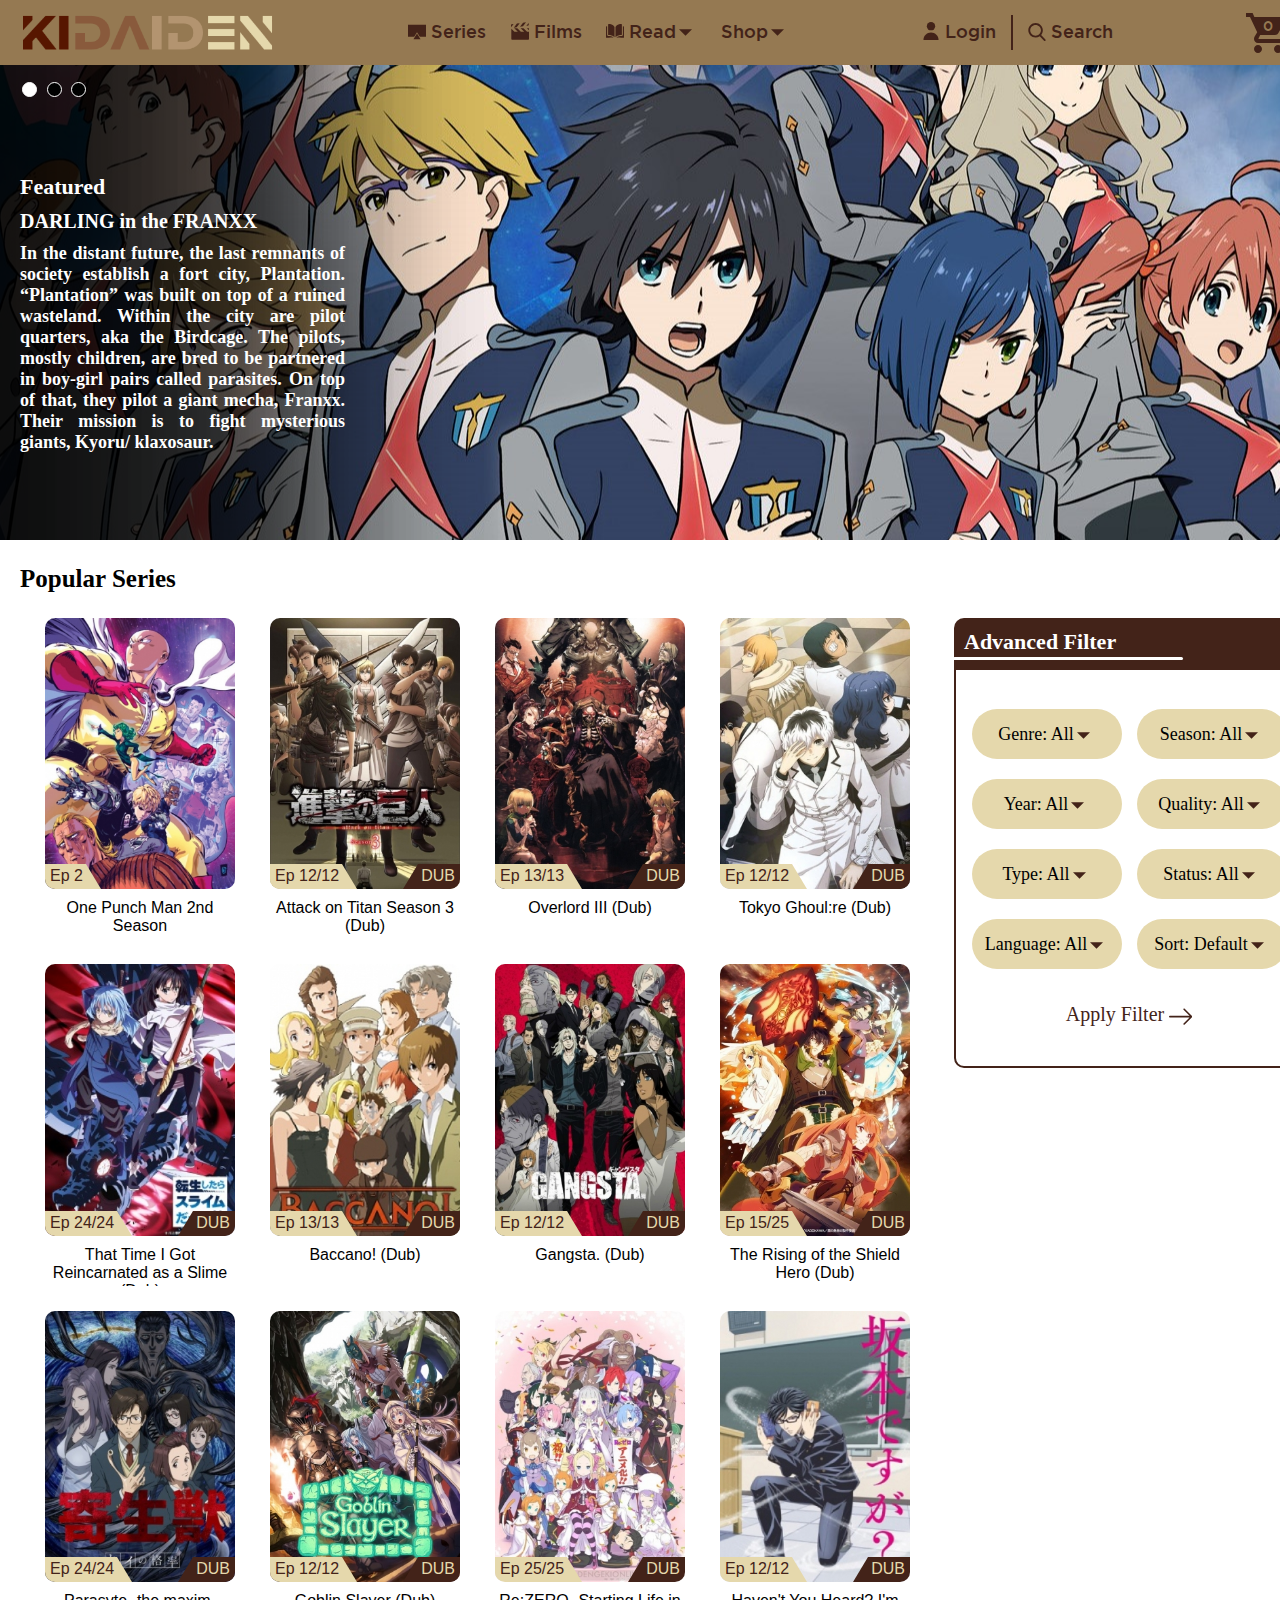
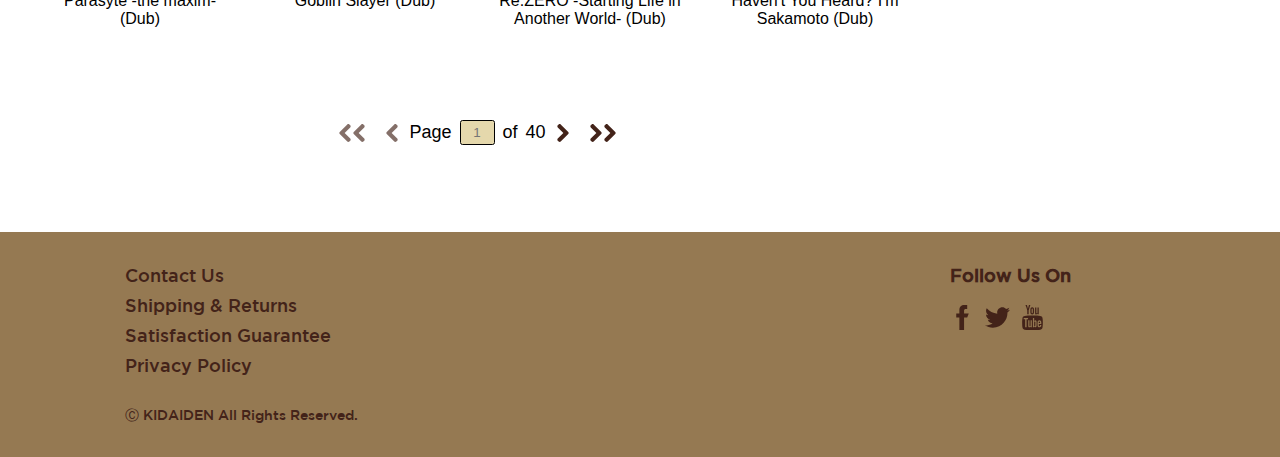
<file: series.html>
<!DOCTYPE html>
<html lang="en" dir="ltr">

  <head>
    <meta charset="utf-8">
    <link rel="stylesheet" type="text/css" href="style.css">
    <title>Kidaiden Series List</title>
  </head>
  <body>
    <nav class="main-nav">

      <img class="rsz-logo" src="images/brand.png" href="index.com" alt="logo" onclick="(window.location.href='index.html')">

      <ul id="links-container">
        <a href="series.html">
          <li>
            <img class="icon-tv" src="icons\television.svg" alt="TV icon">
            Series
          </li>
        </a>
        <li>
          <img class="icon-clapperboard" src="icons\clapperboard.svg" alt="Clapperboard icon">
          Films
        </li>
        <li>
          <img class="icon-openbook" src="icons\open-book.svg" alt="Openbook icon">
          Read
          <img class="icon-drop-down" src="icons\drop-down-arrow.svg" alt="Drop down arrow">
        </li>
        <a href="shop.html">
          <li>
            <img class="icon-shop" src="icons\open-book.svg">
            Shop
            <img class="icon-drop-down" src="icons\drop-down-arrow.svg" alt="Drop down arrow">
          </li>
        </a>
      </ul>
      <ul id="login-container">
        <a href="#">
          <li>
            <img class="icon-avatar" src="icons\user.svg">
            Login
          </li>
        </a>
      </ul>
      <div class="vertical-line"></div>
      <ul id="search-container">
        <li>
          <img class="icon-search" src="icons\search.svg">
          Search
        </li>
      </ul>
      <ul id="shopping-container">
        <li>
          <div class="cart-container">
            <img class="icon-shopping-cart" src="icons\shopping-cart.svg" alt="Shopping cart icon">
            <p id="cart-count">0</p>
          </div>
          Cart
        </li>
      </ul>
    </nav>

    <div class="container">

      <div class="series-image-container">
        <div class="transparent-gradient-container-2">
          <!-- The dots/circles -->
          <div style="margin-left: 20px;">
            <span class="dot" style="background-color: white; border-color: white;"></span>
            <span class="dot" onclick="currentSlide(2)"></span>
            <span class="dot" onclick="currentSlide(3)"></span>
          </div>
          <div class="transparent-gradient-container-2-Content">
            <h4>Featured</h4>
            <h3>DARLING in the FRANXX</h3>
            <p>In the distant future, the last remnants of society establish a fort city, Plantation. “Plantation” was built on top of a ruined wasteland. Within the city are pilot quarters, aka the Birdcage. The pilots, mostly children, are bred to be partnered
              in boy-girl pairs called parasites. On top of that, they pilot a giant mecha, Franxx. Their mission is to fight mysterious giants, Kyoru/ klaxosaur.</p>

          </div>
        </div>
      </div>

      <div class="mini-container">
        <h4 style="font-size: 25px;">Popular Series</h4>
        <div class="heellle">
          <div class="anime-series-list">
            <div class="anime-series-list-sub">
              <div class="anime-series-1">
                <a href="#" class="thumbnail-container">
                  <img src="anime-thumbnails\OnePunchMan2ndSeason.jpg" alt="One Punch Man 2nd Season">
                  <div class="status">
                    <div class="Ep">
                      <div class="Ep-content">
                        Ep 2
                      </div>
                    </div>

                  </div>
                </a>
                <a href="#" class="anime-series-name">One Punch Man 2nd Season</a>
              </div>
              <div class="anime-series-1">
                <a href="#" class="thumbnail-container">
                  <img src="anime-thumbnails\AttackonTitanSeason3(Dub).jpg" alt="Attack on Titan Season 3 (Dub)">
                  <div class="status">
                    <div class="Ep">
                      <div class="Ep-content">
                        Ep 12/12
                      </div>
                    </div>
                    <div class="lang">
                      <div class="lang-content">
                        DUB
                      </div>
                    </div>
                  </div>
                </a>
                <a href="#" class="anime-series-name">Attack on Titan Season 3 (Dub)</a>
              </div>
              <div class="anime-series-1">
                <a href="#" class="thumbnail-container">
                  <img src="anime-thumbnails\OverlordIII(Dub).jpg" alt="Overlord III (Dub)">
                  <div class="status">
                    <div class="Ep">
                      <div class="Ep-content">
                        Ep 13/13
                      </div>
                    </div>
                    <div class="lang">
                      <div class="lang-content">
                        DUB
                      </div>
                    </div>
                  </div>
                </a>
                <a href="#" class="anime-series-name">Overlord III (Dub)</a>
              </div>
              <div class="anime-series-1">
                <a href="#" class="thumbnail-container">
                  <img src="anime-thumbnails\TokyoGhoulre.jpg" alt="Tokyo Ghoul:re (Dub)">
                  <div class="status">
                    <div class="Ep">
                      <div class="Ep-content">
                        Ep 12/12
                      </div>
                    </div>
                    <div class="lang">
                      <div class="lang-content">
                        DUB
                      </div>
                    </div>
                  </div>
                </a>
                <a href="#" class="anime-series-name">Tokyo Ghoul:re (Dub)</a>
              </div>
              <div class="anime-series-1">
                <a href="#" class="thumbnail-container">
                  <img src="anime-thumbnails\ThatTimeIGotReincarnatedasaSlime(Dub).jpg" alt="That Time I Got Reincarnated as a Slime (Dub)">
                  <div class="status">
                    <div class="Ep">
                      <div class="Ep-content">
                        Ep 24/24
                      </div>
                    </div>
                    <div class="lang">
                      <div class="lang-content">
                        DUB
                      </div>
                    </div>
                  </div>
                </a>
                <a href="#" class="anime-series-name">That Time I Got Reincarnated as a Slime (Dub)</a>
              </div>
              <div class="anime-series-1">
                <a href="#" class="thumbnail-container">
                  <img src="anime-thumbnails\Baccano(Dub).jpg" alt="Baccano! (Dub)">
                  <div class="status">
                    <div class="Ep">
                      <div class="Ep-content">
                        Ep 13/13
                      </div>
                    </div>
                    <div class="lang">
                      <div class="lang-content">
                        DUB
                      </div>
                    </div>
                  </div>
                </a>
                <a href="#" class="anime-series-name">Baccano! (Dub)</a>
              </div>
              <div class="anime-series-1">
                <a href="#" class="thumbnail-container">
                  <img src="anime-thumbnails\Gangsta(Dub).jpg" alt="Gangsta. (Dub)">
                  <div class="status">
                    <div class="Ep">
                      <div class="Ep-content">
                        Ep 12/12
                      </div>
                    </div>
                    <div class="lang">
                      <div class="lang-content">
                        DUB
                      </div>
                    </div>
                  </div>
                </a>
                <a href="#" class="anime-series-name">Gangsta. (Dub)</a>
              </div>
              <div class="anime-series-1">
                <a href="#" class="thumbnail-container">
                  <img src="anime-thumbnails\TheRisingoftheShieldHero(Dub).jpg" alt="The Rising of the Shield Hero (Dub)">
                  <div class="status">
                    <div class="Ep">
                      <div class="Ep-content">
                        Ep 15/25
                      </div>
                    </div>
                    <div class="lang">
                      <div class="lang-content">
                        DUB
                      </div>
                    </div>
                  </div>
                </a>
                <a href="#" class="anime-series-name">The Rising of the Shield Hero (Dub)</a>
              </div>
              <div class="anime-series-1">
                <a href="#" class="thumbnail-container">
                  <img src="anime-thumbnails\Parasyte-the maxim-(Dub).jpg" alt="Parasyte -the maxim- (Dub)">
                  <div class="status">
                    <div class="Ep">
                      <div class="Ep-content">
                        Ep 24/24
                      </div>
                    </div>
                    <div class="lang">
                      <div class="lang-content">
                        DUB
                      </div>
                    </div>
                  </div>
                </a>
                <a href="#" class="anime-series-name">Parasyte -the maxim- (Dub)</a>
              </div>
              <div class="anime-series-1">
                <a href="#" class="thumbnail-container">
                  <img src="anime-thumbnails\GoblinSlayer(Dub).jpg" alt="Goblin Slayer (Dub)">
                  <div class="status">
                    <div class="Ep">
                      <div class="Ep-content">
                        Ep 12/12
                      </div>
                    </div>
                    <div class="lang">
                      <div class="lang-content">
                        DUB
                      </div>
                    </div>
                  </div>
                </a>
                <a href="#" class="anime-series-name">Goblin Slayer (Dub)</a>
              </div>
              <div class="anime-series-1">
                <a href="#" class="thumbnail-container">
                  <img src="anime-thumbnails\ReZERO-StartingLifeinAnotherWorld-(Dub).jpg" alt="Re:ZERO -Starting Life in Another World- (Dub)">
                  <div class="status">
                    <div class="Ep">
                      <div class="Ep-content">
                        Ep 25/25
                      </div>
                    </div>
                    <div class="lang">
                      <div class="lang-content">
                        DUB
                      </div>
                    </div>
                  </div>
                </a>
                <a href="#" class="anime-series-name">Re:ZERO -Starting Life in Another World- (Dub)</a>
              </div>
              <div class="anime-series-1">
                <a href="#" class="thumbnail-container">
                  <img src="anime-thumbnails\Haven'tYouHeardI'mSakamoto(Dub).jpg" alt="Haven't You Heard? I'm Sakamoto (Dub)">
                  <div class="status">
                    <div class="Ep">
                      <div class="Ep-content">
                        Ep 12/12
                      </div>
                    </div>
                    <div class="lang">
                      <div class="lang-content">
                        DUB
                      </div>
                    </div>
                  </div>
                </a>
                <a href="#" class="anime-series-name">Haven't You Heard? I'm Sakamoto (Dub)</a>
              </div>
            </div>
            <div class="series-nav2">
              <ul class="sub-back-nav2">
                <li><img src="icons\right-chevron.svg" alt=""></li>
                <li style="margin-right: auto; margin-left: -4px;"><img src="icons\right-chevron.svg" alt=""></li>
                <li><img src="icons\right-chevron.svg" alt=""></li>
              </ul>
              <ul class="sub-mid-nav2">
                <li style="font-size: 18px;">Page</li>
                <li><input type="text" title="" name="page" placeholder="1" value=""></li>
                <li style="font-size: 18px; margin-right: 8px;">of</li>
                <li style="font-size: 18px;">40</li>
              </ul>
              <ul class="sub-forward-nav2">
                <li><img src="icons\right-chevron.svg" alt=""></li>
                <li style="margin-left: auto; margin-right: -4px;"><img src=" icons\right-chevron.svg" alt=" "></li>
                <li><img src=" icons\right-chevron.svg" alt=" "></li>
              </ul>
            </div>
          </div>
          <aside class="advanced-filter">
            <div class="advanced-filter-head">
              <h4>Advanced Filter</h4>
            </div>
            <div class="advanced-filter-body">
              <div class="float-container">
                <ul>
                  <li>
                    Genre: All
                    <img class="icon-drop-down" src="icons\drop-down-arrow.svg" alt="Drop down arrow">
                  </li>
                  <li>
                    Year: All
                    <img class="icon-drop-down" src="icons\drop-down-arrow.svg" alt="Drop down arrow">
                  </li>
                  <li>
                    Type: All
                    <img class="icon-drop-down" src="icons\drop-down-arrow.svg" alt="Drop down arrow">
                  </li>
                  <li>
                    Language: All
                    <img class="icon-drop-down" src="icons\drop-down-arrow.svg" alt="Drop down arrow">
                  </li>
                </ul>
                <ul>
                  <li>
                    Season: All
                    <img class="icon-drop-down" src="icons\drop-down-arrow.svg" alt="Drop down arrow">
                  </li>
                  <li>
                    Quality: All
                    <img class="icon-drop-down" src="icons\drop-down-arrow.svg" alt="Drop down arrow">
                  </li>
                  <li>
                    Status: All
                    <img class="icon-drop-down" src="icons\drop-down-arrow.svg" alt="Drop down arrow">
                  </li>
                  <li>
                    Sort: Default
                    <img class="icon-drop-down" src="icons\drop-down-arrow.svg" alt="Drop down arrow">
                  </li>
                </ul>
              </div>
              <a href="#" class="apply-filter">
                <p>Apply Filter</p>
                <img src="icons\right-arrow.svg" alt="right arrow">
              </a>
            </div>
          </aside>
        </div>
      </div>

      <footer>
        <div class="center">
          <ul>
            <li>
              <a href="contact.html">Contact Us</a>
            </li>
            <li>
              <a href="shipping-and-returns.html">Shipping & Returns</a>
            </li>
            <li>
              <a href="guarantee.html">Satisfaction Guarantee</a>
            </li>
            <li>
              <a href="privacy.html">Privacy Policy</a>
            </li>
            <li style="font-size: 14px; margin-top: 20px;">&#9400; KIDAIDEN All Rights Reserved.</li>
          </ul>
          <ul>
            <li style="display: block; margin-bottom: 15px;">
              <b>Follow Us On</b>
            </li>

            <li>
              <a target="_blank" href="https://www.facebook.com/"><img class="icon-facebook" src="icons\facebook.svg" alt="facebook icon"></a>
            </li>
            <li>
              <a target="_blank" href="https://twitter.com/"><img class="icon-twitter" src="icons\twitter-logo-silhouette.svg" alt="twitter icon"></a>
            </li>
            <li>
              <a target="_blank" href="https://www.youtube.com/"><img class="icon-youtube" src="icons\youtube-logo.svg" alt="youtube icon"></a>
            </li>
          </ul>
        </div>
      </footer>
    </div>
    <script src="script.js"></script>
  </body>

</html>
</file>
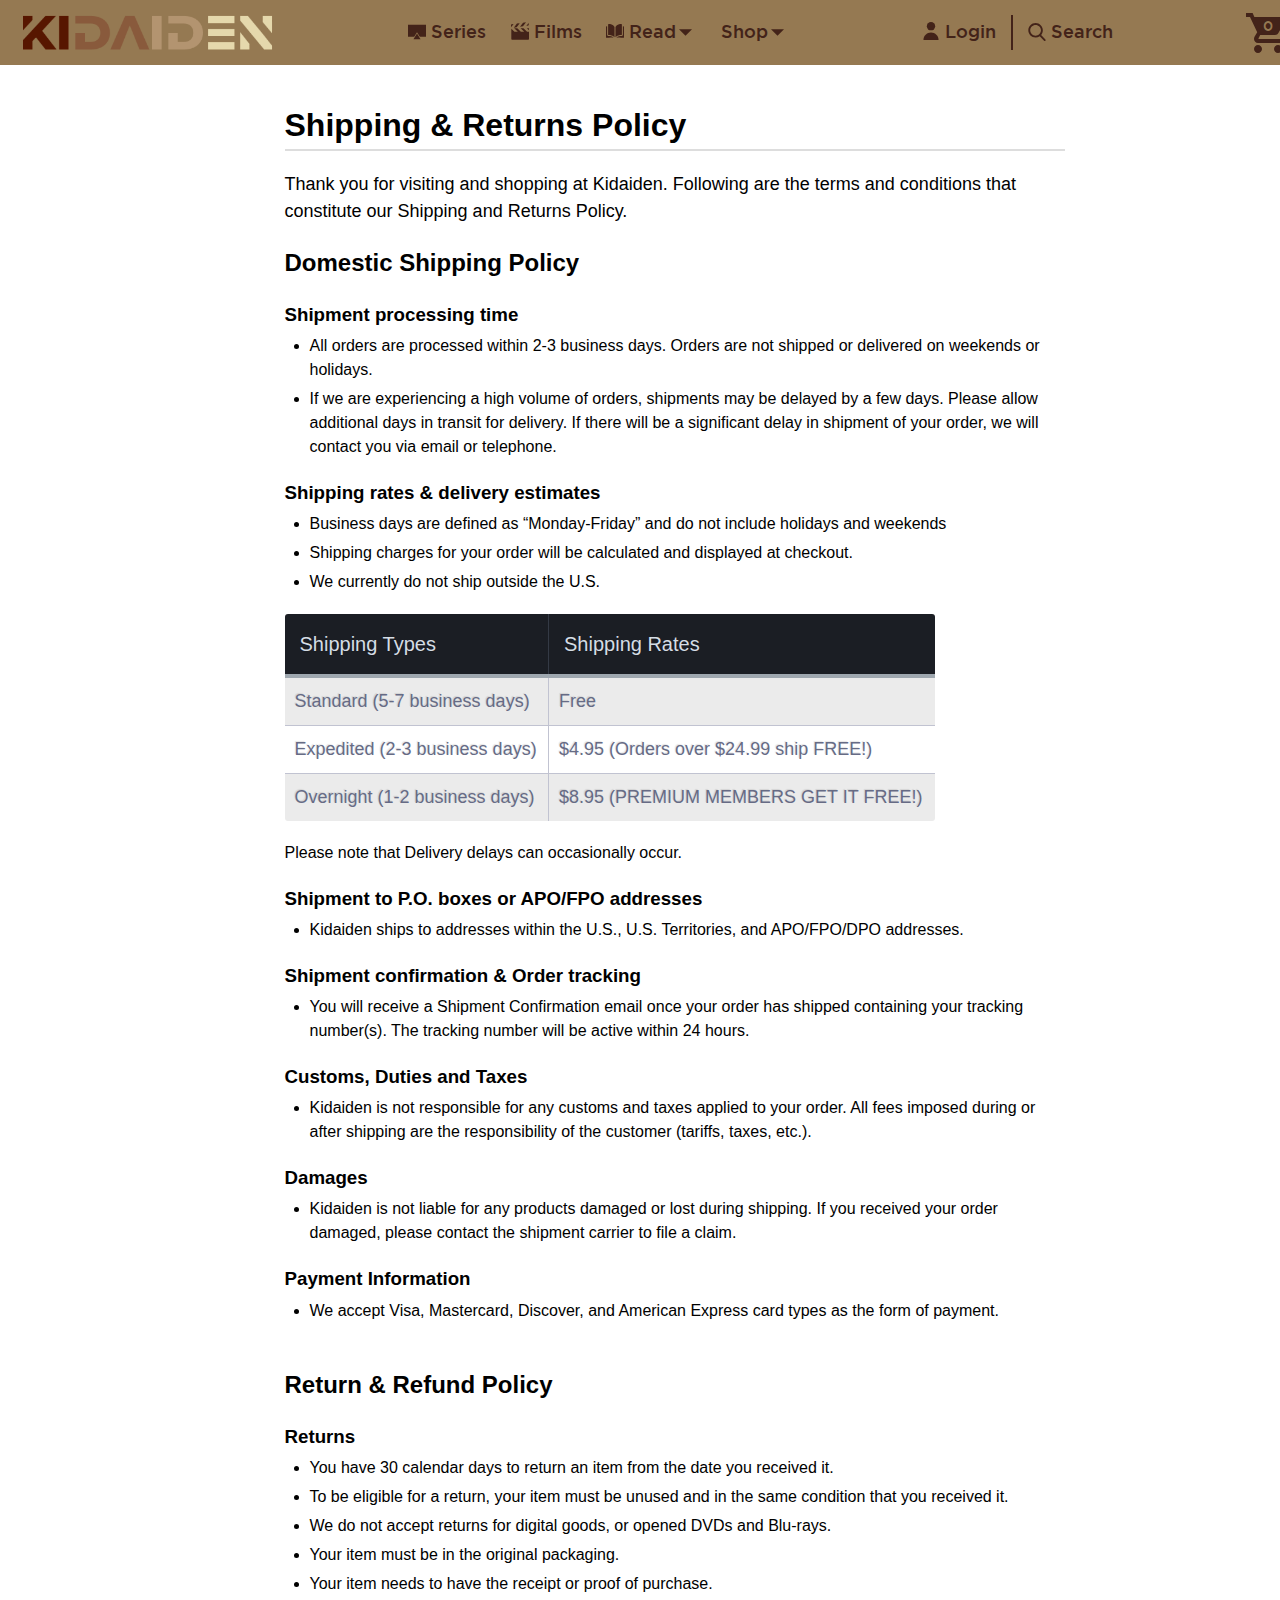
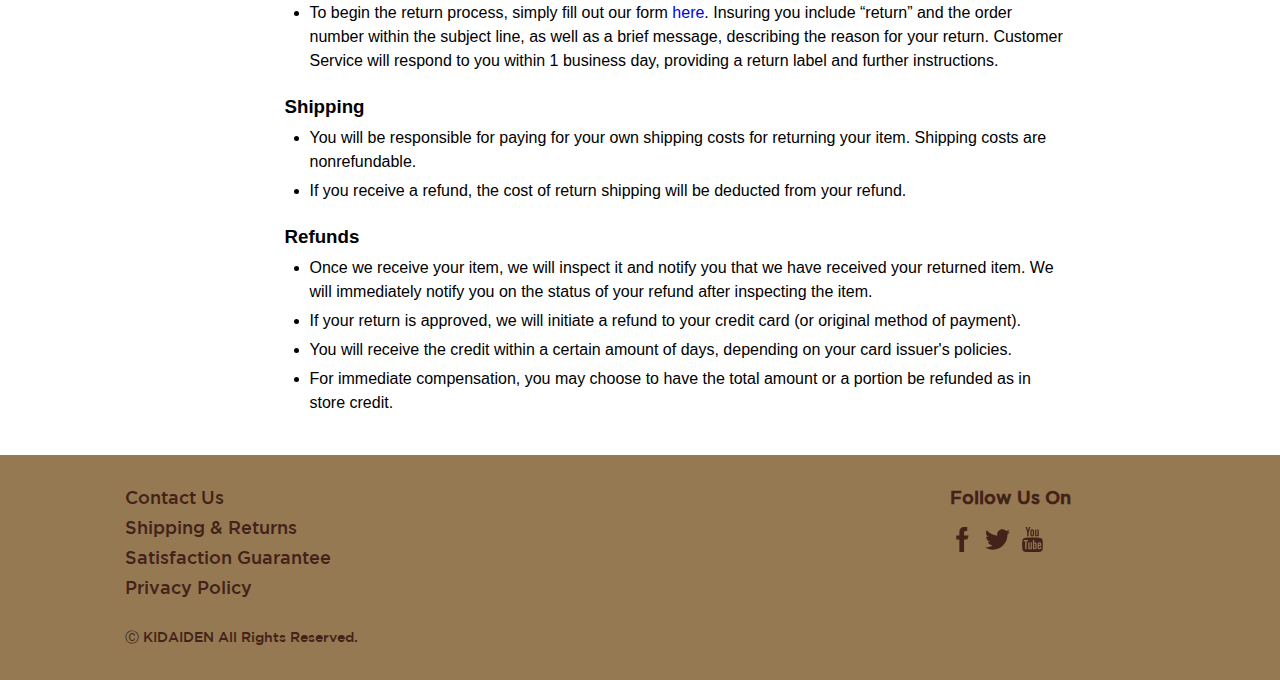
<file: shipping-and-returns.html>
<!DOCTYPE html>
<html lang="en" dir="ltr">

  <head>
    <meta charset="utf-8">

    <link rel="stylesheet" type="text/css" href="style.css">
    <title>Kidaiden’s Shipping & Returns Policy</title>
  </head>
  <body>
    <nav class="main-nav">
      <img class="rsz-logo" src="images/brand.png" alt="logo" onclick="(window.location.href='index.html')">
      <ul id="links-container">
        <a href="series.html">
          <li>
            <img class="icon-tv" src="icons\television.svg" alt="TV icon">
            Series
          </li>
        </a>
        <li>
          <img class="icon-clapperboard" src="icons\clapperboard.svg" alt="Clapperboard icon">
          Films
        </li>
        <li>
          <img class="icon-openbook" src="icons\open-book.svg" alt="Openbook icon">
          Read
          <img class="icon-drop-down" src="icons\drop-down-arrow.svg" alt="Drop down arrow">
        </li>
        <a href="shop.html">
          <li>
            <img class="icon-shop" src="icons\open-book.svg">
            Shop
            <img class="icon-drop-down" src="icons\drop-down-arrow.svg" alt="Drop down arrow">
          </li>
        </a>
      </ul>
      <ul id="login-container">
        <a href="#">
          <li>
            <img class="icon-avatar" src="icons\user.svg">
            Login
          </li>
        </a>
      </ul>
      <div class="vertical-line"></div>
      <ul id="search-container">
        <li>
          <img class="icon-search" src="icons\search.svg">
          Search
        </li>
      </ul>
      <ul id="shopping-container">
        <li>
          <div class="cart-container">
            <img class="icon-shopping-cart" src="icons\shopping-cart.svg" alt="Shopping cart icon">
            <p id="cart-count">0</p>
          </div>
          Cart
        </li>
      </ul>
    </nav>
    <div class="container">

      <div class="shipping-and-returns-policy-container format-policys">
        <h1 style="border-bottom: 2px solid #ddd; margin: 16px 0 8px 0;">Shipping & Returns Policy</h1>

        <p style="font-size: 18px; text-align: left; margin-top: 20px;">Thank you for visiting and shopping at Kidaiden. Following are the terms and conditions that constitute our Shipping and Returns Policy.</p>

        <h2 style="margin: 20px 0;">Domestic Shipping Policy</h2>
        <section>
          <h3>Shipment processing time</h3>
          <ul>
            <li>All orders are processed within 2-3 business days. Orders are not shipped or delivered on weekends or holidays.</li>
            <li>If we are experiencing a high volume of orders, shipments may be delayed by a few days. Please allow additional days in transit for delivery. If there will be a significant delay in shipment of your order, we will contact you via email or telephone.</li>
          </ul>
        </section>
        <section>
          <h3>Shipping rates & delivery estimates</h3>
          <ul>
            <li>Business days are defined as “Monday-Friday” and do not include holidays and weekends</li>
            <li>
              Shipping charges for your order will be calculated and displayed at checkout.
            </li>
            <li>We currently do not ship outside the U.S.</li>
          </ul>
          <table class="table-fill">
            <thead>
              <tr>
                <th class="text-left">Shipping Types</th>
                <th class="text-left">Shipping Rates</th>
              </tr>
            </thead>
            <tbody class="table-hover">
              <tr>
                <td class="text-left">Standard (5-7 business days)</td>
                <td class="text-left">Free</td>
              </tr>
              <tr>
                <td class="text-left">Expedited (2-3 business days)</td>
                <td class="text-left">$4.95 (Orders over $24.99 ship FREE!)</td>
              </tr>
              <tr>
                <td class="text-left">Overnight (1-2 business days)</td>
                <td class="text-left">$8.95 (PREMIUM MEMBERS GET IT FREE!)</td>
              </tr>

            </tbody>
          </table>
          <p>Please note that Delivery delays can occasionally occur.</p>
        </section>
        <section>
          <h3>Shipment to P.O. boxes or APO/FPO addresses</h3>
          <ul>
            <li>Kidaiden ships to addresses within the U.S., U.S. Territories, and APO/FPO/DPO addresses.</li>
          </ul>
        </section>
        <section>
          <h3>Shipment confirmation & Order tracking</h3>
          <ul>
            <li>You will receive a Shipment Confirmation email once your order has shipped containing your tracking number(s). The tracking number will be active within 24 hours.</li>
          </ul>
        </section>
        <section>
          <h3>Customs, Duties and Taxes</h3>
          <ul>
            <li>Kidaiden is not responsible for any customs and taxes applied to your order. All fees imposed during or after shipping are the responsibility of the customer (tariffs, taxes, etc.).</li>
          </ul>
        </section>
        <section>
          <h3>Damages</h3>
          <ul>
            <li>Kidaiden is not liable for any products damaged or lost during shipping. If you received your order damaged, please contact the shipment carrier to file a claim.</li>
          </ul>
        </section>
        <section>
          <h3>Payment Information</h3>
          <ul>
            <li>We accept Visa, Mastercard, Discover, and American Express card types as the form of payment.</li>
          </ul>
        </section>
        <br>
        <h2 style="margin-bottom: 20px;">Return & Refund Policy</h2>
        <section>
          <h3>Returns</h3>
          <ul>
            <li>You have 30 calendar days to return an item from the date you received it.</li>
            <li>To be eligible for a return, your item must be unused and in the same condition that you received it.</li>
            <li>We do not accept returns for digital goods, or opened DVDs and Blu-rays.</li>
            <li>Your item must be in the original packaging.</li>
            <li>Your item needs to have the receipt or proof of purchase.</li>
            <li>To begin the return process, simply fill out our form
              <a href="contact.html">here</a>. Insuring you include “return” and the order number within the subject line, as well as a brief message, describing the reason for your return. Customer Service will respond to you within 1 business day, providing a
              return label and further instructions.</li>
          </ul>
        </section>
        <section>
          <h3>Shipping</h3>
          <ul>
            <li>You will be responsible for paying for your own shipping costs for returning your item. Shipping costs are non­refundable.</li>
            <li>If you receive a refund, the cost of return shipping will be deducted from your refund.</li>
          </ul>
        </section>
        <section>
          <h3>Refunds</h3>
          <ul>
            <li>Once we receive your item, we will inspect it and notify you that we have received your returned item. We will immediately notify you on the status of your refund after inspecting the item.</li>
            <li>If your return is approved, we will initiate a refund to your credit card (or original method of payment).</li>
            <li>You will receive the credit within a certain amount of days, depending on your card issuer's policies.</li>
            <li>For immediate compensation, you may choose to have the total amount or a portion be refunded as in store credit.</li>
          </ul>
        </section>
      </div>
      <footer>
        <div class="center">
          <ul>
            <li>
              <a href="contact.html">Contact Us</a>
            </li>
            <li>
              <a href="shipping-and-returns.html">Shipping & Returns</a>
            </li>
            <li>
              <a href="guarantee.html">Satisfaction Guarantee</a>
            </li>
            <li>
              <a href="privacy.html">Privacy Policy</a>
            </li>
            <li style="font-size: 14px; margin-top: 20px;">&#9400; KIDAIDEN All Rights Reserved.</li>
          </ul>
          <ul>
            <li style="display: block; margin-bottom: 15px;">
              <b>Follow Us On</b>
            </li>

            <li>
              <a target="_blank" href="https://www.facebook.com/"><img class="icon-facebook" src="icons\facebook.svg" alt="facebook icon"></a>
            </li>
            <li>
              <a target="_blank" href="https://twitter.com/"><img class="icon-twitter" src="icons\twitter-logo-silhouette.svg" alt="twitter icon"></a>
            </li>
            <li>
              <a target="_blank" href="https://www.youtube.com/"><img class="icon-youtube" src="icons\youtube-logo.svg" alt="youtube icon"></a>
            </li>
          </ul>
        </div>
      </footer>
    </div>
    <script src="script.js"></script>
  </body>

</html>
</file>
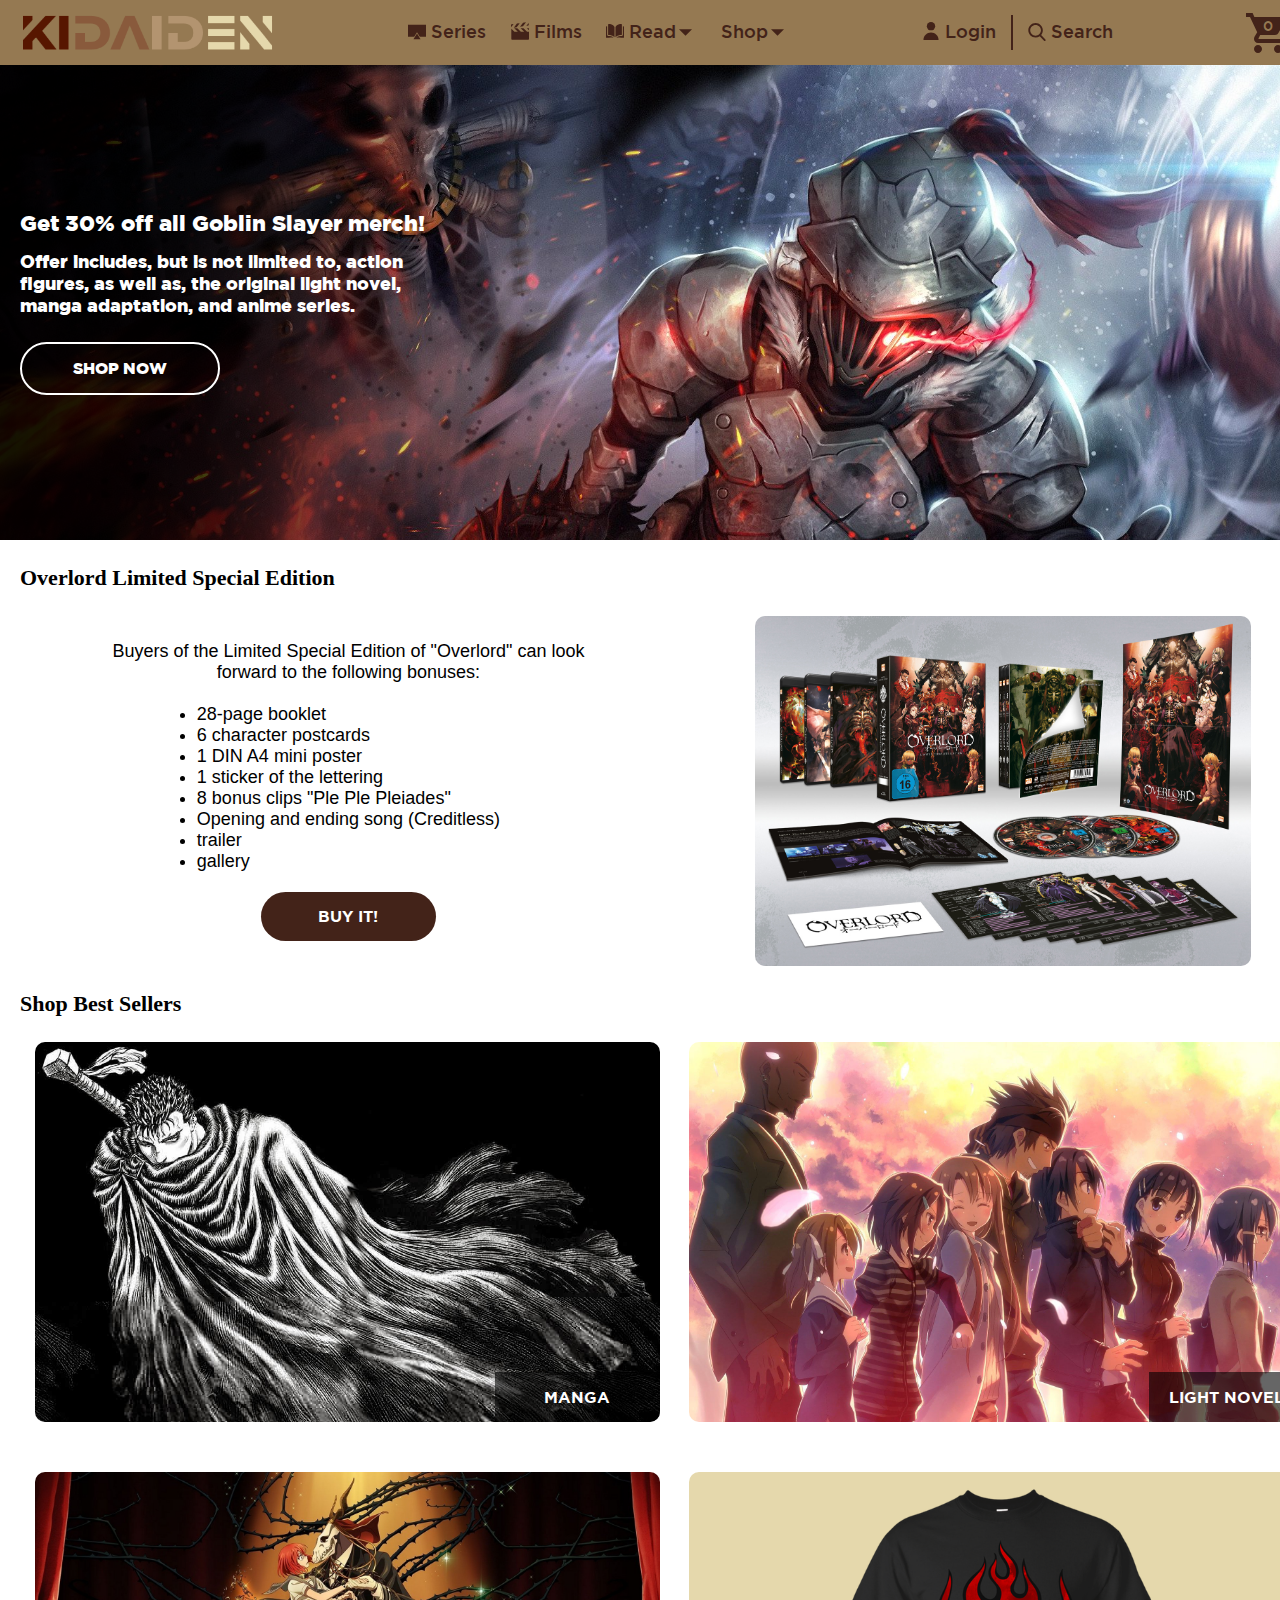
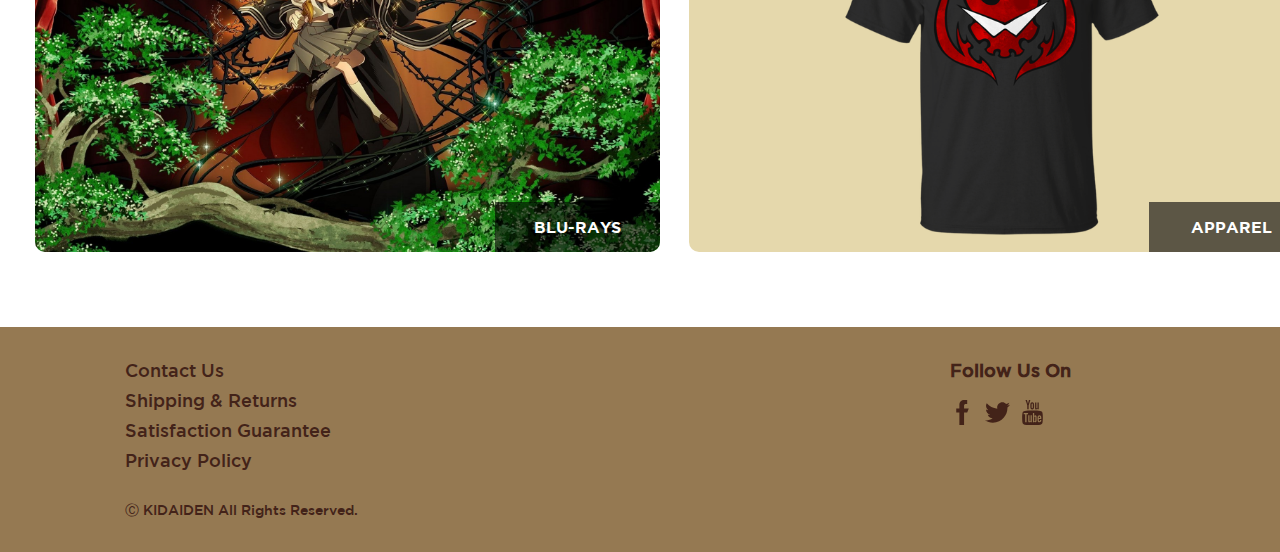
<file: shop.html>
<!DOCTYPE html>
<html lang="en" dir="ltr">

  <head>
    <meta charset="utf-8">
    <link rel="stylesheet" type="text/css" href="style.css">
    <title>Shop Anime Merchandise</title>
  </head>
  <body>
    <nav class="main-nav">
      <img class="rsz-logo" src="images/brand.png" alt="logo" onclick="(window.location.href='index.html')">
      <ul id="links-container">
        <a href="series.html">
          <li>
            <img class="icon-tv" src="icons\television.svg" alt="TV icon">
            Series
          </li>
        </a>
        <li>
          <img class="icon-clapperboard" src="icons\clapperboard.svg" alt="Clapperboard icon">
          Films
        </li>
        <li>
          <img class="icon-openbook" src="icons\open-book.svg" alt="Openbook icon">
          Read
          <img class="icon-drop-down" src="icons\drop-down-arrow.svg" alt="Drop down arrow">
        </li>
        <a href="shop.html">
          <li>
            <img class="icon-shop" src="icons\open-book.svg">
            Shop
            <img class="icon-drop-down" src="icons\drop-down-arrow.svg" alt="Drop down arrow">
          </li>
        </a>
      </ul>
      <ul id="login-container">
        <a href="#">
          <li>
            <img class="icon-avatar" src="icons\user.svg">
            Login
          </li>
        </a>
      </ul>
      <div class="vertical-line"></div>
      <ul id="search-container">
        <li>
          <img class="icon-search" src="icons\search.svg">
          Search
        </li>
      </ul>
      <ul id="shopping-container">
        <li>
          <div class="cart-container">
            <img class="icon-shopping-cart" src="icons\shopping-cart.svg" alt="Shopping cart icon">
            <p id="cart-count">0</p>
          </div>
          Cart
        </li>
      </ul>
    </nav>
    <div class="container">

      <div class="shop-image-container">
        <img src="images\GoblinSlayerPoster.jpg" alt="Goblin Slayer Poster">
        <div style="padding-right: 35px;" class="transparent-gradient-container">
          <h4>Get 30% off all Goblin Slayer merch!</h4>
          <p style="font-size: 18px; margin-top: 15px;">Offer includes, but is not limited to, action figures, as well as, the original light novel, manga adaptation, and anime series.</p>

          <button onclick="(window.location.href='productpage.html')" type="button" class="image-buttons" style="width: 200px;">SHOP NOW</button>

        </div>
      </div>
      <div class="mini-container">
        <h4>Overlord Limited Special Edition</h4>
        <div class="float-content">
          <div class="overlord-container">
            <p style="text-align: center;">Buyers of the Limited Special Edition of "Overlord" can look forward to the following bonuses:
            </p>
            <ul>
              <li>28-page booklet</li>
              <li>6 character postcards</li>
              <li>1 DIN A4 mini poster</li>
              <li>1 sticker of the lettering</li>
              <li>8 bonus clips "Ple Ple Pleiades"</li>
              <li>Opening and ending song (Creditless)</li>
              <li>trailer</li>
              <li>gallery</li>
            </ul>
            <button type="button" class="page-buttons">BUY IT!</button>
          </div>

          <img src="images\Overlord-Extras.jpg" alt="Overlord Limited Special Edition">

        </div>
      </div>
      <div class="mini-container">
        <h4>Shop Best Sellers</h4>
        <div class="float-content-2">
          <div class="best-seller-manga">
            <img style="position: absolute; top: -30px;" src="images\BerserkWallpaper1.jpg" alt="Berserk wallpaper">
            <div class="black-background"></div>
            <p>MANGA</p>

          </div>
          <div class="best-seller-light-novels">
            <img src="images\SwordArtOnline.jpg" alt="Sword Art Online wallpaper">
            <div class="black-background"></div>
            <p>LIGHT NOVELS</p>
          </div>
          <div class="best-seller-blueray">
            <img style="height: 100%; width: 100%; object-fit: cover;" src="images\TheAncientMagusBride.jpg" alt="The Ancient Magus Bride wallpaper">
            <div class="black-background"></div>
            <p>BLU-RAYS</p>
          </div>
          <div class="best-seller-apparel">
            <div class="shirts">
              <img src="images\GurrenLagannShirt.png" alt="Gurren Lagann Shirt">
            </div>
            <div class="black-background"></div>
            <p>APPAREL</p>
          </div>
        </div>
      </div>

      <footer>
        <div class="center">
          <ul>
            <li>
              <a href="contact.html">Contact Us</a>
            </li>
            <li>
              <a href="shipping-and-returns.html">Shipping & Returns</a>
            </li>
            <li>
              <a href="guarantee.html">Satisfaction Guarantee</a>
            </li>
            <li>
              <a href="privacy.html">Privacy Policy</a>
            </li>
            <li style="font-size: 14px; margin-top: 20px;">&#9400; KIDAIDEN All Rights Reserved.</li>
          </ul>
          <ul>
            <li style="display: block; margin-bottom: 15px;">
              <b>Follow Us On</b>
            </li>

            <li>
              <a target="_blank" href="https://www.facebook.com/"><img class="icon-facebook" src="icons\facebook.svg" alt="facebook icon"></a>
            </li>
            <li>
              <a target="_blank" href="https://twitter.com/"><img class="icon-twitter" src="icons\twitter-logo-silhouette.svg" alt="twitter icon"></a>
            </li>
            <li>
              <a target="_blank" href="https://www.youtube.com/"><img class="icon-youtube" src="icons\youtube-logo.svg" alt="youtube icon"></a>
            </li>
          </ul>
        </div>
      </footer>
    </div>
    <script src="script.js"></script>
  </body>

</html>
</file>
<file: style.css>
/* reset styles */
@font-face {
  font-family: GothamBold;
  src: url("fonts/GothamBold.ttf") format("truetype");
}

@font-face {
  font-family: GothamMedium;
  src: url("fonts/GothamMedium.ttf") format("truetype");
}

@font-face {
  font-family: GothamBlack;
  src: url("fonts/GothamBlack.ttf") format("truetype");
}

html {
  font-size: 16px;
}

* {
  border: 0;
  padding: 0;
  margin: 0;
  box-sizing: border-box;
}

img {
  max-width: 100%;
  height: auto;
  width: auto;
}

ul, ol {
  list-style-type: none;
}

table {
  border-collapse: collapse;
  border-spacing: 0;
}

/* document-wide styles */
body {
  font-family: Calibri, Helvetica, sans-serif;
  background-color: #E5D8AC;
}

div.container {
  /* padding-top: 65px; */
  min-width: 1349px;
  max-width: 1350px;
  background-color: white;
  margin: 0 auto;
}

div.mini-container {
  margin-left: 20px;
  margin-right: 20px;
  margin-top: 25px;
  margin-bottom: 25px;
}

div.mini-container h4 {
  font-family: Calibri;
  font-size: 22px;
  margin-bottom: 25px;
}

nav.main-nav {
  position: sticky;
  min-width: 1349px;
  max-width: 1350px;
  height: 65px;
  margin: 0 auto;
  /*
  position: fixed; */
  top: 0;
  z-index: 25;
  background-color: #957952;
  display: flex;
  align-items: center;
  justify-content: space-between;
}

_:-ms-lang(x), nav.main-nav {
  width: 1350px !important;
}

img.rsz-logo {
  cursor: pointer;
  width: 255.15px;
  height: 40px;
  margin-top: 0px 0 0px 20px;
  margin-right: auto;
  margin-left: 20px;
}

nav.main-nav ul {}

nav.main-nav li {
  font-family: GothamMedium;
  font-size: 18px;
  display: inline-flex;
  align-items: center;
  margin-left: 20px;
  color: #432319;
}

nav.main-nav a {
  text-decoration: none;
  color: inherit;
}

ul#search-container {
  margin-right: auto;
}

img[class^="icon"] {
  height: 18px;
  margin-right: 5px;
}

img.icon-tv {
  position: relative;
  top: 1px;
}

img.icon-shop {
  visibility: hidden;
  margin-left: -23.56px;
}

img.icon-drop-down {
  height: 13px;
  margin-left: 3px;
  position: relative;
  top: 1px;
}

ul#login-container {
  margin-left: auto;
}

div.vertical-line {
  height: 35px;
  margin-left: 15px;
  margin-right: -5px;
  border-right: 2px solid #432319;
}

ul#search-container {
  margin-right: auto;
}

img.icon-search {
  position: relative;
  top: 1px;
}

ul#shopping-container {
  margin-right: 20px;
  height: 40px;
}

div.cart-container {
  position: relative;
  display: flex;
  align-items: flex-start;
  justify-content: center;
}

img.icon-shopping-cart {
  height: 40px;
}

p#cart-count {
  position: absolute;
  margin-top: 5px;
  color: #957952;
  font-size: 14px;
  margin-right: 1px;
}

div.homepage-video-container {
  width: 100%;
  height: 475px;
  overflow: hidden;
  position: relative;
  display: flex;
  align-items: center;
  justify-content: center;
}

div.transparent-gradient-container {
  max-width: 500px;
  padding-right: 155px;
  padding-left: 20px;
  font-family: GothamBlack;
  font-size: 22px;
  color: white;
  display: flex;
  flex-direction: column;
  align-items: flex-start;
  justify-content: center;
  position: absolute;
  top: 0;
  left: 0;
  right: 0;
  bottom: 0;
  background: url(images/slide-shadow2.png) left repeat-y;
}

button.image-buttons {
  margin-top: 25px;
  border: 2px solid white;
  padding: 15px;
  font-family: inherit;
  font-size: 16px;
  color: white;
  background-color: transparent;
  border-radius: 100px;
}

button.image-buttons:hover {
  background-color: white;
  color: black;
  cursor: pointer;
}

div.premium-package-container {
  display: flex;
  text-align: center;
  justify-content: center;
  margin: 25px 15px 55px 15px;
}

div[class^="feature"] {
  width: 33%;
  display: flex;
  flex-direction: column;
  align-items: center;
  justify-content: center;
}

div[class^="feature"] p {
  max-width: 255px;
}

div[class^="feature"] img {
  height: 55px;
}

div[class^="feature"] div.horizontal-line {
  width: 180px;
  margin-top: 15px;
  margin-bottom: 15px;
  border-top: 2px solid #b1b1b1;
}

div[class^="poster"] {
  width: 100%;
  height: 450px;
  background-repeat: no-repeat;
  overflow: hidden;
  display: flex;
  align-items: center;
  justify-content: center;
}

div.black-overlay {
  width: 100%;
  height: 450px;
  display: flex;
  flex-direction: column;
  align-items: center;
  justify-content: center;
  background: rgba(0, 0, 0, 0.5);
  overflow: hidden;
  z-index: 2;
}

div[class^="poster"] h3 {
  font-family: GothamBlack;
  color: white;
  font-size: 25px;
}

div[class^="poster"] p {
  font-family: GothamMedium;
  font-size: 22px;
  margin: 15px 0 30px 0;
  text-align: center;
  color: white;
  max-width: 400px;
}

div[class^="poster"] button {
  width: 247px;
  border: 2px solid white;
  color: white;
  padding: 15px;
  font-family: GothamBlack;
  font-size: 16px;
  background-color: transparent;
  border-radius: 100px;
}

div[class^="poster"] button:hover {
  background-color: white;
  color: black;
  cursor: pointer;
}

div.poster-1 {
  background-image: url("images/AnimeLibrary.jpg");
  background-position: center top;
}

div.poster-2 {
  background-image: url("images/AnimeSky.jpg");
  background-position: center bottom;
}

div.poster-3 {
  background-image: url("images/AttackOnTitanSky.jpg");
  background-position: center bottom;
}

div.poster-3 button {}

div.poster-3 p {
  margin: 0px 0 0px 0;
}

div[class^='poster'] {
  width: 100%;
  height: 450px;
  background-repeat: no-repeat;
  overflow: hidden;
  display: flex;
  align-items: center;
  justify-content: center;
}

div.space-between {
  height: 250px;
  display: flex;
  flex-direction: column;
  align-items: center;
  justify-content: space-between;
}

footer {
  width: 100%;
  height: 225px;
  line-height: 30px;
  font-family: GothamMedium;
  font-size: 18px;
  background-color: #957952;
  display: flex;
  align-items: center;
  justify-content: center;
}

footer img[class^='icon'] {
  height: 25px;
}

footer div.center {
  display: flex;
  width: 1100px;
  margin-left: 25px;
  margin-right: 25px;
  align-items: flex-start;
}

footer ul:first-of-type {
  width: 75%;
}

footer ul:last-of-type {
  width: 25%;
}

footer li {
  color: #432319;
}

footer a {
  text-decoration: none;
  color: #432319;
}

footer ul:last-of-type li {
  display: inline-flex;
}

div.series-image-container {
  width: 100%;
  height: 475px;
  background-image: url("images/darling-in-the-franxx.jpg");
  background-position: center center;
  background-repeat: no-repeat;
  overflow: hidden;
  position: relative;
}

div.transparent-gradient-container-2 {
  max-width: 500px;
  font-family: Calibri;
  font-size: 22px;
  display: flex;
  flex-direction: column;
  align-items: flex-start;
  justify-content: center;
  position: absolute;
  top: 0;
  left: 0;
  right: 0;
  bottom: 0;
  background: url(images/slide-shadow2.png) left repeat-y;
}

div.shop-image-container {
  width: 100%;
  height: 475px;
  overflow: hidden;
  position: relative;
  display: flex;
  align-items: flex-start;
  justify-content: center;
}

div.shop-image-container img {
  -webkit-transform: scaleX(-1);
  transform: scaleX(-1);
  position: absolute;
  max-width: 1350px;
}

div.transparent-gradient-container-3 {
  max-width: 500px;
  padding-right: 150px;
  padding-left: 20px;
  font-family: GothamBlack;
  font-size: 22px;
  display: flex;
  flex-direction: column;
  align-items: flex-start;
  justify-content: center;
  position: absolute;
  top: 0;
  left: 0;
  right: 0;
  bottom: 0;
  background: url(images/slide-shadow.png) left repeat-y;
}

.dot {
  cursor: pointer;
  height: 15px;
  width: 15px;
  margin: 0 2px;
  background-color: black;
  border-radius: 50%;
  border: 1px solid white;
  display: inline-block;
  transition: background-color 0.6s ease;
}

.active, .dot:hover {
  background-color: #717171;
  border-color: #717171;
}

div.transparent-gradient-container-2-Content {
  color: white;
  height: 425px;
  width: 425px;
  margin-left: 20px;
  display: flex;
  flex-direction: column;
  justify-content: center;
}

div.transparent-gradient-container-2-Content h4 {
  font-size: 22px;
}

div.transparent-gradient-container-2-Content h3 {
  font-size: 20px;
  margin: 10px 0 10px 0;
}

div.transparent-gradient-container-2-Content p {
  font-size: 18px;
  font-weight: 550;
  margin-bottom: 5px;
  text-align: justify;
  word-wrap: break-word;
  width: 325px;
}

div.heellle {
  display: flex;
  justify-content: space-between;
  margin: 0 25px 0 25px;
}

div.anime-series-list {
  width: 865px;
  display: flex;
  flex-direction: column;
  align-items: center;
}

/* div.series-nav {
  font-size: 18px;
  color: #432319;
  display: flex;
  align-items: center;
  justify-content: center;
  margin: 50px;
}

div.series-nav span {
  margin-right: 8px;
}

div.series-nav img {
  height: 18px;
  position: relative;
  top: 4px;
}

div.sub-back-nav {
  width: 77px;
}

div.sub-forward-nav {}

/* Internet Explorer 10+, Microsoft Edge Browser */
/* _:-ms-lang(x), div.sub-back-nav {
  width: 100%;
}

_:-ms-lang(x), div.sub-forward-nav {
  width: 100%;
}

div.sub-back-nav img {
  -webkit-transform: scaleX(-1);
  transform: scaleX(-1);
  opacity: 0.75;
}

div.series-nav input {
  width: 35px;
  height: 23px;
  text-align: center;
  background-color: #E5D8AC;
  font-size: 17px;
  border-radius: 2.5px;
  margin-right: 5px;
} */
/* oldIE ;) */
div.anime-series-list-sub {
  display: flex;
  flex-wrap: wrap;
  justify-content: space-between;
}

div.anime-series-1 {
  max-width: 190px;
  margin-bottom: 25px;
}

div.anime-series-1 a {
  text-decoration: none;
  outline: none;
}

a.thumbnail-container {
  position: relative;
  display: flex;
  align-items: flex-end;
}

a.thumbnail-container img {
  border-radius: 10px;
}

div.status {
  width: 190px;
  position: absolute;
  display: inline-flex;
  justify-content: space-between;
}

div.status div.lang {
  padding: 0px 3px;
  padding-right: 5px;
  border-bottom: 25px solid #432319;
  border-left: 15px solid transparent;
  border-bottom-right-radius: 10px;
  height: 0;
}

div.lang-content {
  padding-top: 3px;
  color: #E5D8AC;
}

div.status div.Ep {
  padding: 0px 3px;
  padding-left: 5px;
  border-bottom: 25px solid #E5D8AC;
  border-right: 15px solid transparent;
  border-bottom-left-radius: 10px;
  height: 0;
}

div.Ep-content {
  padding-top: 3px;
  color: #432319;
}

a.anime-series-name {
  display: block;
  height: 40px;
  overflow: hidden;
  text-align: center;
  color: black;
  font-size: 16px;
  margin-top: 10px;
}

aside.advanced-filter {}

aside div.advanced-filter-head {
  width: 350px;
  height: 50px;
  background-color: #432319;
  display: flex;
  align-items: center;
  border-top-right-radius: 10px;
  border-top-left-radius: 10px;
}

aside div.advanced-filter-head h4 {
  color: white;
  padding-left: 10px;
  background: transparent;
  border-radius: 10px;
  height: 3px;
  width: 230px;
  box-shadow: -1px 28px 0 0 white;
}

aside div.advanced-filter-body {
  display: flex;
  flex-direction: column;
  align-items: center;
  width: 350px;
  height: 400px;
  border: 2px solid #432319;
  border-bottom-right-radius: 10px;
  border-bottom-left-radius: 10px;
  font-family: Calibri;
  font-size: 18px;
}

aside div.advanced-filter-body a.apply-filter {
  display: inline-flex;
  margin-top: auto;
  align-items: center;
  margin-bottom: 40px;
  font-size: 20px;
  color: #432319;
  text-decoration: none;
  outline: none;
}

aside div.advanced-filter-body a.apply-filter img {
  height: 20px;
  margin-left: 5px;
}

aside div.advanced-filter-body div.float-container {
  display: flex;
  align-items: center;
  justify-content: center;
  width: 330px;
  height: 100%;
  margin-top: 25px;
}

aside div.advanced-filter-body div.float-container {
  display: flex;
  align-items: center;
  justify-content: center;
}

aside div.advanced-filter-body ul {
  width: 50%;
  display: flex;
  flex-direction: column;
  align-items: center;
}

aside div.advanced-filter-body ul li {
  display: flex;
  align-items: center;
  justify-content: center;
  width: 150px;
  height: 50px;
  margin-bottom: 20px;
  background-color: #E5D8AC;
  border-radius: 50px;
}

div.float-content {
  display: flex;
  align-items: center;
  justify-content: space-around;
}

div.overlord-container {
  width: 500px;
  height: 300px;
  font-size: 18px;
  display: flex;
  flex-direction: column;
  align-items: center;
  justify-content: space-between;
}

div.overlord-container ul {
  list-style-type: disc;
}

div.float-content img {
  max-height: 350px;
  border-radius: 10px;
}

button.page-buttons {
  padding: 15px;
  font-family: GothamBold;
  font-size: 16px;
  color: white;
  background-color: #432319;
  border-radius: 100px;
  width: 175px;
}

div.float-content-2 {
  display: flex;
  flex-wrap: wrap;
  justify-content: space-around;
  height: 860px;
}

div[class^="best-seller"] {
  width: 625px;
  height: 380px;
  border-radius: 10px;
  position: relative;
  overflow: hidden;
  display: flex;
  align-items: flex-end;
  justify-content: flex-end;
}

div[class^="best-seller"] img {
  display: flex;
  align-self: flex-start;
}

div[class^="best-seller"] div.black-background {
  background-color: black;
  opacity: 0.6;
  border-bottom-right-radius: 10px;
  position: absolute;
  z-index: 3;
  width: 165px;
  height: 50px;
}

div[class^="best-seller"] p {
  display: flex;
  align-items: center;
  justify-content: center;
  position: absolute;
  z-index: 4;
  color: white;
  width: 165px;
  height: 50px;
  font-family: GothamBold;
  text-align: center;
}

div.best-seller-apparel {
  background-color: #E5D8AC;
  al
}

div.best-seller-apparel div.shirts {
  width: inherit;
  display: flex;
  align-self: center;
  justify-content: center;
}

div.best-seller-apparel div.shirts img {
  width: 350px;
}

div.product-page-header {
  display: flex;
  align-items: center;
  justify-content: space-between;
  padding: 15px 20px;
  border-bottom: 1px solid #ccc;
  box-shadow: 0 10px 10px -10px #ddd;
}

div.product-page-header span {
  color: #432319;
  font-weight: 700;
}

div.products-mini-container {
  display: flex;
}

div.product-page-header div.sort-botton {
  display: flex;
  align-items: center;
  justify-content: center;
  width: 150px;
  height: 40px;
  background-color: #E5D8AC;
  border-radius: 50px;
}

aside.product-page-nav {
  width: 220px;
  height: 350px;
  /* padding-top: 10px; */
  border-right: 2px solid #ddd;
  position: sticky;
  top: 100px;
  margin-bottom: 100px;
}

aside.product-page-nav h4 {
  margin-bottom: 5px;
}

aside.product-page-nav ul {
  margin-left: 10px;
  margin-bottom: 8px;
}

aside.product-page-nav ul li {
  display: flex;
  align-items: center;
  margin-top: 5px;
}

aside.product-page-nav ul li div.checkbox-round {
  width: 16px;
  height: 16px;
  margin-right: 5px;
  background-color: white;
  border-radius: 3px;
  vertical-align: middle;
  border: 1px solid black;
  opacity: .5;
  -webkit-appearance: none;
  outline: none;
  cursor: pointer;
}

div.contain-everything {
  margin-left: 20px;
}

div.individual-product-container {
  display: flex;
  width: 100%;
  height: 330px;
  /* border: 1px solid black; */
  padding-top: 25px;
  padding-bottom: 25px;
  border-bottom: 2px solid #ddd;
  transition: height 0.5s ease 0s;
}

div.product-image-and-button-container {
  display: flex;
  flex-direction: column;
  align-items: center;
  width: 244.4px;
  /* border: 1px solid black; */
  height: 100%;
}

div.product-image-and-button-container img {
  width: 149.5px;
  height: 218px;
}

div.product-image-and-button-container button {
  margin-top: auto;
  padding: 14px;
  font-family: GothamBold;
  font-size: 14px;
  color: white;
  background-color: #432319;
  transition: background-color 1.8s ease 0s;
  border-radius: 100px;
  width: 149.5px;
  cursor: pointer;
  outline: none;
}

div.product-description-and-cost {
  display: flex;
  flex-direction: column;
  margin-left: 20px;
  height: 218px;
  width: 100%;
  /* border: 1px solid black; */
}

div.product-description-and-cost h2 {}

div.product-description-and-cost ul {
  display: flex;
  align-items: center;
}

div.product-description-and-cost ul li {
  display: inline-flex;
}

div.product-description-and-cost ul li.vertical-line-2 {
  margin: 0 5px;
  font-size: 17px;
}

div.product-description-and-cost ul li ion-icon.star {
  font-size: 18px;
  color: #432319;
}

div.product-description-and-cost ul li.integer-value {
  font-size: 25px;
}

div.product-description-and-cost ul li.doller-sign,
div.product-description-and-cost ul li.decimal-value {
  font-size: 14px;
  align-self: flex-start;
}

div.product-description-and-cost ul li.original-price {
  align-self: flex-end;
  font-size: 14px;
  margin-left: 3px;
  position: relative;
  top: 2px;
  color: #555;
}

div.product-description-and-cost ul li.original-price::after {
  border-top: 1px solid;
  position: absolute;
  content: "";
  right: 0;
  top: 50%;
  left: 0;
}

div.series-nav2 {
  display: flex;
  align-items: center;
  justify-content: center;
  width: inherit;
  height: 150px;
}

div.series-nav2 ul {
  display: inline-flex;
}

div.series-nav2 li {
  display: flex;
  align-items: center;
}

div.series-nav2 img {
  height: 18px;
  position: relative;
  top: 1.2px;
}

ul.sub-mid-nav2 input {
  width: 35px;
  height: 25px;
  border-radius: 2.5px;
  text-align: center;
  background-color: #E5D8AC;
  margin-left: 8px;
  margin-right: 8px;
  border: 1px solid black;
  line-height: 25px;
}

ul.sub-mid-nav2 input:focus::-webkit-input-placeholder {
  color: transparent;
}

ul.sub-mid-nav2 input:focus:-moz-placeholder {
  color: transparent;
}

/* Firefox 18- */
ul.sub-mid-nav2 input:focus::-moz-placeholder {
  color: transparent;
}

/* Firefox 19+ */
ul.sub-mid-nav2 input:focus:-ms-input-placeholder {
  color: transparent;
}

div.series-nav2 ul.sub-back-nav2 img {
  -webkit-transform: scaleX(-1);
  transform: scaleX(-1);
  opacity: 0.65;
}

div.series-nav2 ul.sub-mid-nav2 {
  margin: 0 8px;
}

div.series-nav2 ul.sub-back-nav2, div.series-nav2 ul.sub-forward-nav2 {
  width: 65px;
  display: flex;
  justify-content: space-between;
}

div.contact-container {
  height: 650px;
  overflow: hidden;
  position: relative;
  background-image: url("images/elegant-dark-background.jpg");
}

div.triangle-bottom-right {
  width: 0;
  height: 0;
  border-bottom: 900px solid white;
  border-left: 900px solid transparent;
  border-right: 450px solid white;
  position: absolute;
  top: 0;
  right: 0;
}

div.triangle-content {
  margin-left: 20px;
  width: 700px;
  position: absolute;
  top: 5%;
  /* background-color: red; */
}

div.triangle-content h5 {
  font-size: 25px;
  color: white;
}

div.triangle-content div.contact-methods {
  margin-top: 35px;
  width: 450px;
  height: height: 425px;
  display: flex;
  flex-wrap: wrap;
  /* background: grey; */
}

div.triangle-content div.contact-methods a {
  text-decoration: none;
  color: inherit;
  outline: none;
}

div.triangle-content div.contact-methods div.first-contact-method {
  width: 200px;
  height: 200px;
  background: white;
  background-color: rgba(255, 255, 255, 0.7);
  display: flex;
  align-items: center;
  justify-content: center;
}

div.triangle-content div.contact-methods div.first-contact-method:hover {
  background-color: rgba(255, 255, 255, 1);
}

div.triangle-content div.contact-methods div.first-contact-method img {
  height: 29px;
}

div.first-contact-method div.sub-first-contact-method {
  display: flex;
  flex-direction: column;
  align-items: center;
}

form.form-style-3 {
  position: absolute;
  left: 64%;
  top: 80px;
  max-width: 450px;
  font-family: "Lucida Sans Unicode", "Lucida Grande", sans-serif;
  /* border: 1px solid black; */
}

.form-style-3 label {
  display: block;
  margin-bottom: 15px;
}

.form-style-3 label>span {
  font-weight: bold;
  font-size: 16px;
}

.form-style-3 fieldset legend {
  position: absolute;
  left: -10000px;
  top: auto;
  width: 1px;
  height: 1px;
  overflow: hidden;
}

.form-style-3 fieldset legend:focus {
  position: static;
  width: auto;
  height: auto;
}

.form-style-3 input[type=text],
.form-style-3 input[type=date],
.form-style-3 input[type=datetime],
.form-style-3 input[type=number],
.form-style-3 input[type=search],
.form-style-3 input[type=time],
.form-style-3 input[type=url],
.form-style-3 input[type=email],
.form-style-3 select,
.form-style-3 textarea {
  border-radius: 3px;
  -webkit-border-radius: 3px;
  -moz-border-radius: 3px;
  border: 1px solid black;
  outline: none;
  padding: 5px 8px 5px 15px;
  /* box-shadow: inset 0px 0px 3px black;
  -moz-box-shadow: inset 0px 0px 3px black;
  -webkit-box-shadow: inset 0px 0px 3px black; */
  width: 400px;
  height: 45px;
  display: block;
  margin-top: 5px;
}

.form-style-3 textarea {
  height: 100px;
  resize: none;
}

#field1:focus, #field2:focus, #field3:focus, #feedback:focus {
  /* box-shadow: inset 0px 0px 3px black;
  -moz-box-shadow: inset 0px 0px 3px black;
  -webkit-box-shadow: inset 0px 0px 3px black; */
  outline: none;
  border-color: #9ecaed;
  box-shadow: 0 0 8px #9ecaed;
}

.form-style-3 input[type=submit],
.form-style-3 input[type=button] {
  padding: 5px 15px 5px 15px;
  border-radius: 100px;
  -webkit-border-radius: 100px;
  -moz-border-radius: 100px;
  font-weight: bold;
  font-size: 18px;
  border: 2px solid black;
  margin-bottom: 0px;
  background-color: transparent;
  width: 150px;
  padding: 10px 0;
  margin-top: 20px;
}

label.submitbutton {
  display: inline;
  width: 100%;
  height: 100%;
  margin-bottom: 0px;
  outline: none;
}

/* :focus {
  outline: none;
}

::-moz-focus-inner {
  border: 0;
} */
#submitForm:hover {
  background-color: black;
  color: white;
  cursor: pointer;
}

.required {
  color: red;
  font-weight: normal;
}

div.satisfaction-guarantee-container {
  padding-left: 20px;
  padding-right: 20px;
  padding-top: 5px;
  display: flex;
  align-items: center;
  justify-content: center;
}

div.satisfaction-guarantee-container a {
  text-decoration: none;
}

div.satisfaction-guarantee-text {
  display: flex;
  flex-direction: column;
  width: 675px;
  align-items: flex-start;
}

div.format-policys {
  width: 960px;
  padding: 20px 60px;
  margin: 0 auto;
  line-height: 1.5;
}

div.shipping-and-returns-policy-container {
  width: 900px;
}

div.format-policys a {
  text-decoration: none;
}

div.format-policys section {
  margin-bottom: 20px;
}

div.format-policys ul {
  list-style-type: disc;
}

div.format-policys li {
  margin: 5px 0 5px 25px;
}

.table-fill {
  background: white;
  border-radius: 3px;
  border-collapse: collapse;
  margin: auto;
  max-width: 650px;
  padding: 5px;
  width: 100%;
  margin-left: 0;
  /* box-shadow: 0 5px 10px rgba(0, 0, 0, 0.1); */
  animation: float 5s infinite;
  margin: 20px 0;
}

th {
  color: #D5DDE5;
  background: #1b1e24;
  border-bottom: 4px solid #9ea7af;
  border-right: 1px solid #343a45;
  font-size: 20px;
  font-weight: 100;
  padding: 15px;
  text-align: left;
  text-shadow: 0 1px 1px rgba(0, 0, 0, 0.1);
  vertical-align: middle;
}

th:first-child {
  border-top-left-radius: 3px;
}

th:last-child {
  border-top-right-radius: 3px;
  border-right: none;
}

tr {
  border-top: 1px solid #C1C3D1;
  border-bottom-: 1px solid #C1C3D1;
  color: #666B85;
  font-size: 16px;
  font-weight: normal;
  text-shadow: 0 1px 1px rgba(256, 256, 256, 0.1);
}

tr:hover td {
  background: #4E5066;
  color: #FFFFFF;
  border-top: 1px solid #22262e;
}

tr:first-child {
  border-top: none;
}

tr:last-child {
  border-bottom: none;
}

tr:nth-child(odd) td {
  background: #EBEBEB;
}

tr:nth-child(odd):hover td {
  background: #4E5066;
}

tr:last-child td:first-child {
  border-bottom-left-radius: 3px;
}

tr:last-child td:last-child {
  border-bottom-right-radius: 3px;
}

td {
  background: #FFFFFF;
  text-align: left;
  vertical-align: middle;
  font-weight: 300;
  font-size: 18px;
  text-shadow: -1px -1px 1px rgba(0, 0, 0, 0.1);
  border-right: 1px solid #C1C3D1;
  padding: 10px;
}

td:last-child {
  border-right: 0px;
}

th.text-left {
  text-align: left;
}

th.text-center {
  text-align: center;
}

th.text-right {
  text-align: right;
}

td.text-left {
  text-align: left;
}

td.text-center {
  text-align: center;
}

td.text-right {
  text-align: right;
}
</file>
